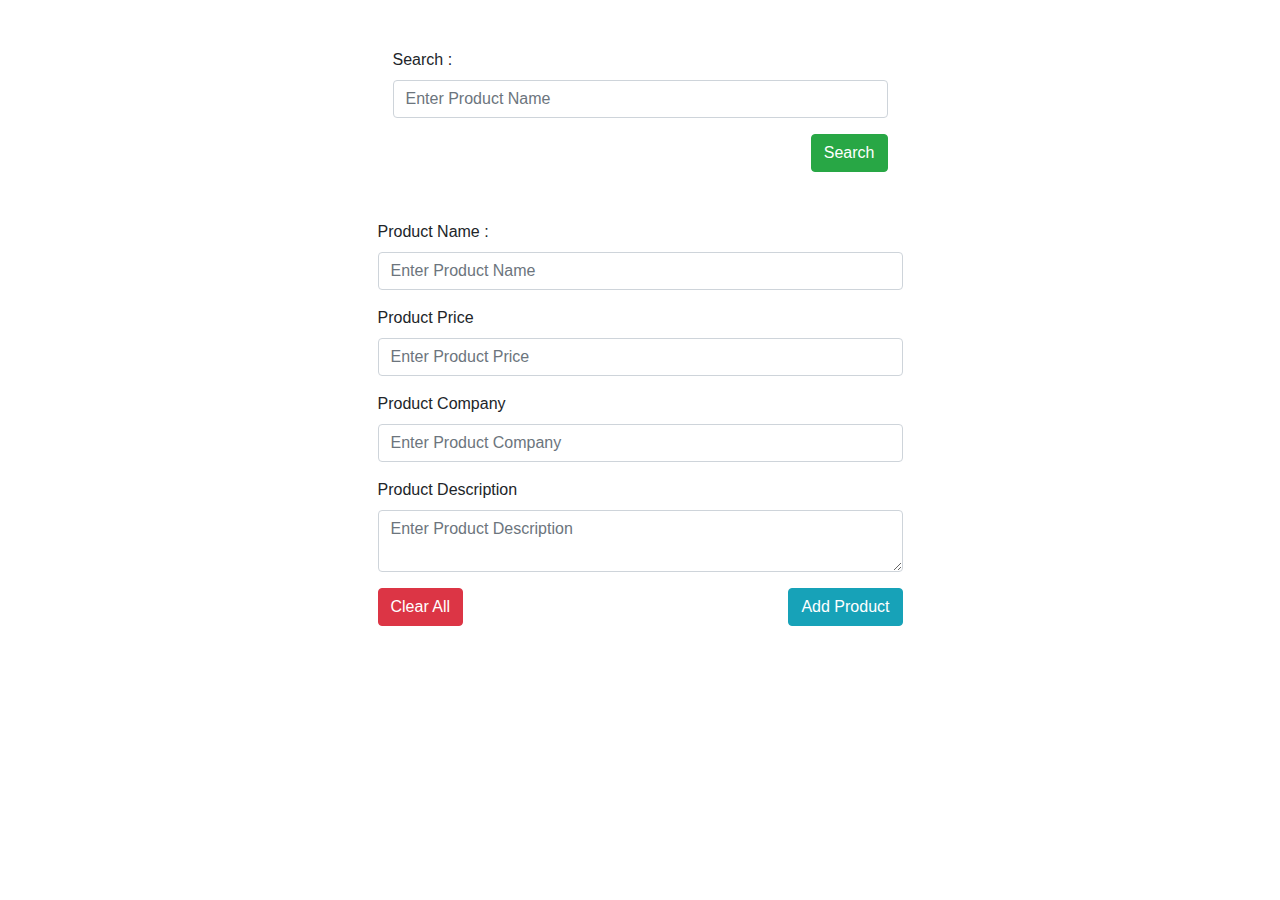
<file: CRUD-UsingLocalStorage-master/index.html>
<html>
    <head>
        <link rel="stylesheet" href="css/bootstrap.min.css"/>
        <link rel="stylesheet" href="css/index_style.css"/>
    </head>

    <body>


     <div class="container py-5">
            <div class="formProducts col-6 m-auto">



                    <div class="container">
                            <div class="form-group">
                                    <label >Search : </label>
                                    <input type="text" name="Search" id="Search" class="form-control" placeholder="Enter Product Name" >
                                  </div>
                                  <button class="btn btn-success  float-right" id="searchProduct">Search</button>
                                  <div class="clearfix"></div>

                            <div class="row d-flex justify-content-center  " id="searchrow">

                            </div>
                        </div>

                            <div class="form-group pt-5">
                              <label >Product Name : </label>
                              <input type="text" name="Pname" id="Pname" class="form-control" placeholder="Enter Product Name" >
                            </div>

                            <div class="form-group">
                                <label >Product Price</label>
                                <input type="text" name="Pprice" id="Pprice" class="form-control" placeholder="Enter Product Price" >
                            </div>


                            <div class="form-group">
                                    <label >Product Company</label>
                                    <input type="text" name="Pcom" id="Pcom" class="form-control" placeholder="Enter Product Company" >
                            </div>


                            <div class="form-group">
                                <label >Product Description</label>
                                <textarea type="text" name="Pdesc" id="Pdesc" class="form-control" placeholder="Enter Product Description" ></textarea>
                            </div>
                            <button class="btn btn-danger float-left" id="clearall">Clear All</button>

                            <button class="btn btn-info float-right" id="addBtn">Add Product</button>
                            <div class="clearfix"></div>



             </div>
     </div>

     <div class="container-fluid  ">
         <div class="row d-flex justify-content-center " id="productsrow">

         </div>
     </div>
















        <script src="js/jquery-3.3.1.min.js"></script>
        <script src="js/popper.min.js"></script>
        <script src="js/bootstrap.min.js"></script>
        <script src="js/index.js"></script>
    </body>

</html>
</file>
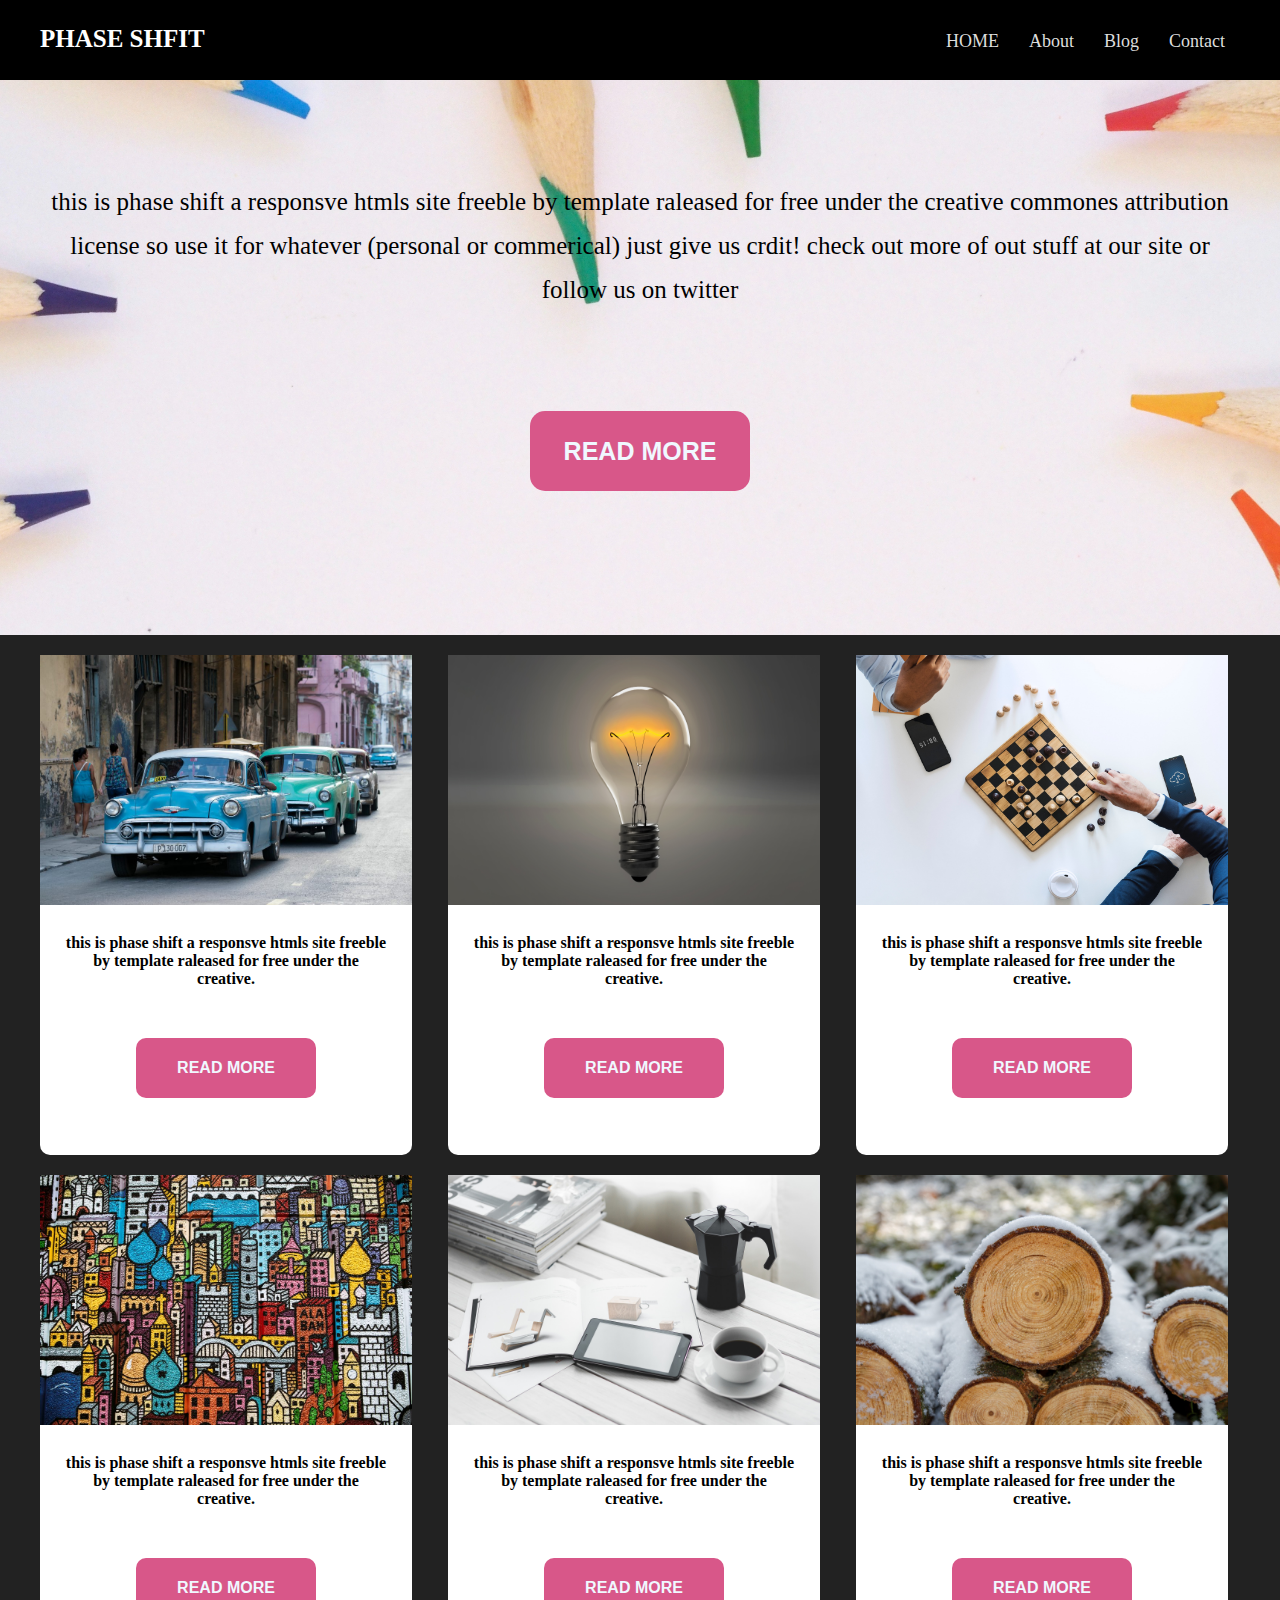
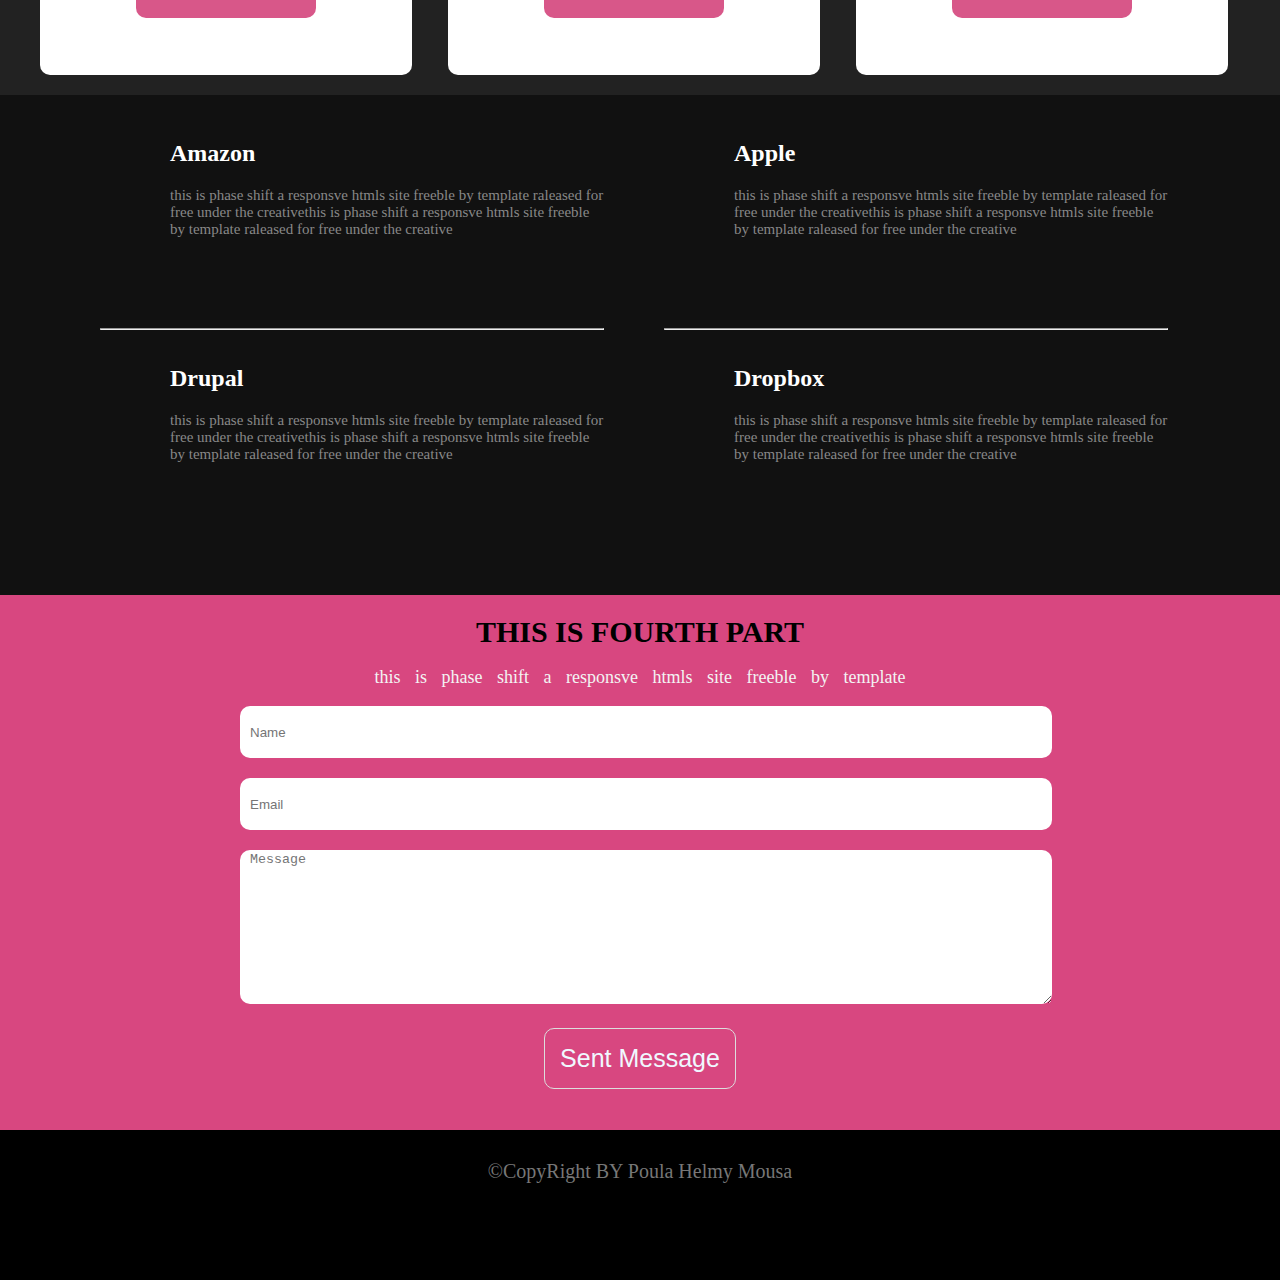
<file: first-template-master/index.html>
<!DOCTYPE html>
<html>
<head>
   <title>First Template</title>
    <link rel="stylesheet" href="css/css.css">

    <link rel="stylesheet" href="https://use.fontawesome.com/releases/v5.7.1/css/all.css" integrity="sha384-fnmOCqbTlWIlj8LyTjo7mOUStjsKC4pOpQbqyi7RrhN7udi9RwhKkMHpvLbHG9Sr" crossorigin="anonymous">
    
    
    
    
</head>
    
<body>
    
    
    <div class="header">
     <div class="content">
         
            <div class="logo"> 
                <h3>phase shfit</h3>
            </div>  

            <div class="nav"> 
                <ul>
                  <li ><a  href="#">HOME   </a></li>
                  <li ><a  href="#">About  </a></li>
                  <li ><a  href="#">Blog   </a></li>
                  <li ><a  href="#">Contact</a></li>


                </ul>
            </div> 

    </div>
</div>
   
    <div class="clr"></div>
 
    <div class="about">
    <div class="content">
    <p>
    this is phase shift a responsve htmls site freeble by template raleased for free under the creative commones attribution license so use it for whatever (personal or commerical) just give us crdit! check out more of out stuff at our site or follow us on twitter

     </p>
    <p >
    <button>Read More</button>
    </p>
        </div>
    </div>   
    
    
    
    <div class="block">
        <div class="content">
           
            <div class="part">
                <img src="images/2.jpg" alt="image"/>
                <p> 
                    this is phase shift a responsve htmls site freeble by template raleased for free under the creative.
                </p>
                    
                 <p>
                     <button>Read More</button>
                </p>

            </div>
            
            <div class="part">
                <img src="images/3.jpg" alt="image"/>
                <p> 
                    this is phase shift a responsve htmls site freeble by template raleased for free under the creative.
                </p>
                    
                 <p>
                     <button>Read More</button>
                </p>

            </div>
            
            <div class="part">
                <img src="images/4.jpg" alt="image"/>
                <p> 
                    this is phase shift a responsve htmls site freeble by template raleased for free under the creative.
                </p>
                    
                 <p>
                     <button>Read More</button>
                </p>

            </div>
            
            <div class="part">
                <img src="images/5.jpg" alt="image"/>
                <p> 
                    this is phase shift a responsve htmls site freeble by template raleased for free under the creative.
                </p>
                    
                 <p>
                     <button>Read More</button>
                </p>

            </div>
            
            <div class="part">
                <img src="images/6.jpg" alt="image"/>
                <p> 
                    this is phase shift a responsve htmls site freeble by template raleased for free under the creative.
                </p>
                    
                 <p>
                     <button>Read More</button>
                </p>

            </div>
            
            <div class="part">
                <img src="images/7.jpg" alt="image"/>
                <p> 
                    this is phase shift a responsve htmls site freeble by template raleased for free under the creative.
                </p>
                    
                 <p>
                     <button>Read More</button>
                </p>

            </div>
                
        
        </div>
    
    </div>
    
    
    <div class="clr"></div>
    <div class="blog">
    <div class="content">
    
        <div class="part2">
        <i class="fab fa-amazon fa-3x"></i>
        <h2>Amazon</h2>
        <p>this is phase shift a responsve htmls site freeble by template raleased for free under the creativethis is phase shift a responsve htmls site freeble by template raleased for free under the creative</p>
                <div class="clr"></div>

            <hr>
        </div>
        <div class="part2">
        <i class="fab fa-apple fa-3x"></i>
        <h2>Apple</h2>
        <p>this is phase shift a responsve htmls site freeble by template raleased for free under the creativethis is phase shift a responsve htmls site freeble by template raleased for free under the creative</p>
        
            <div class="clr"></div>
            <hr>
        </div>
    
        <div class="part2">
          <i class="fab fa-drupal fa-3x"></i>
          <h2>Drupal</h2>
        <p>this is phase shift a responsve htmls site freeble by template raleased for free under the creativethis is phase shift a responsve htmls site freeble by template raleased for free under the creative</p>
          
        </div>
        
        <div class="part2">
        <i class="fab fa-dropbox fa-3x"></i>
        <h2>Dropbox</h2>
        <p>this is phase shift a responsve htmls site freeble by template raleased for free under the creativethis is phase shift a responsve htmls site freeble by template raleased for free under the creative</p>
           
        </div>
    </div>
    
    </div>
    
    <div class="contact">
        <div class="content">
         <div class="coll">
            <h2>This IS Fourth Part</h2>
            <p>this is phase shift a responsve htmls site freeble by template </p>
            <form>
             <input  type="text" placeholder="Name" /><br />
             <input  type="email" placeholder="Email" /><br />
                    <textarea  cols="40" rows="10" placeholder="Message"></textarea>
             
                <button type="button">Sent Message</button>
             
             </form>
            
            
            </div>
        
        
        </div>
    </div>
    
    
    
    <div class="footer">
    <p>&copy;CopyRight BY Poula Helmy Mousa</p>
    <ul>
        <li><i class="fab fa-facebook fa-3x"></i></li>
        <li><i class="fab fa-twitter fa-3x"></i></li>
        <li><i class="fab fa-google-plus fa-3x"></i></li>

    </ul>
    
    </div>
    
    
    
    
    
    
    </body>
</html>
</file>
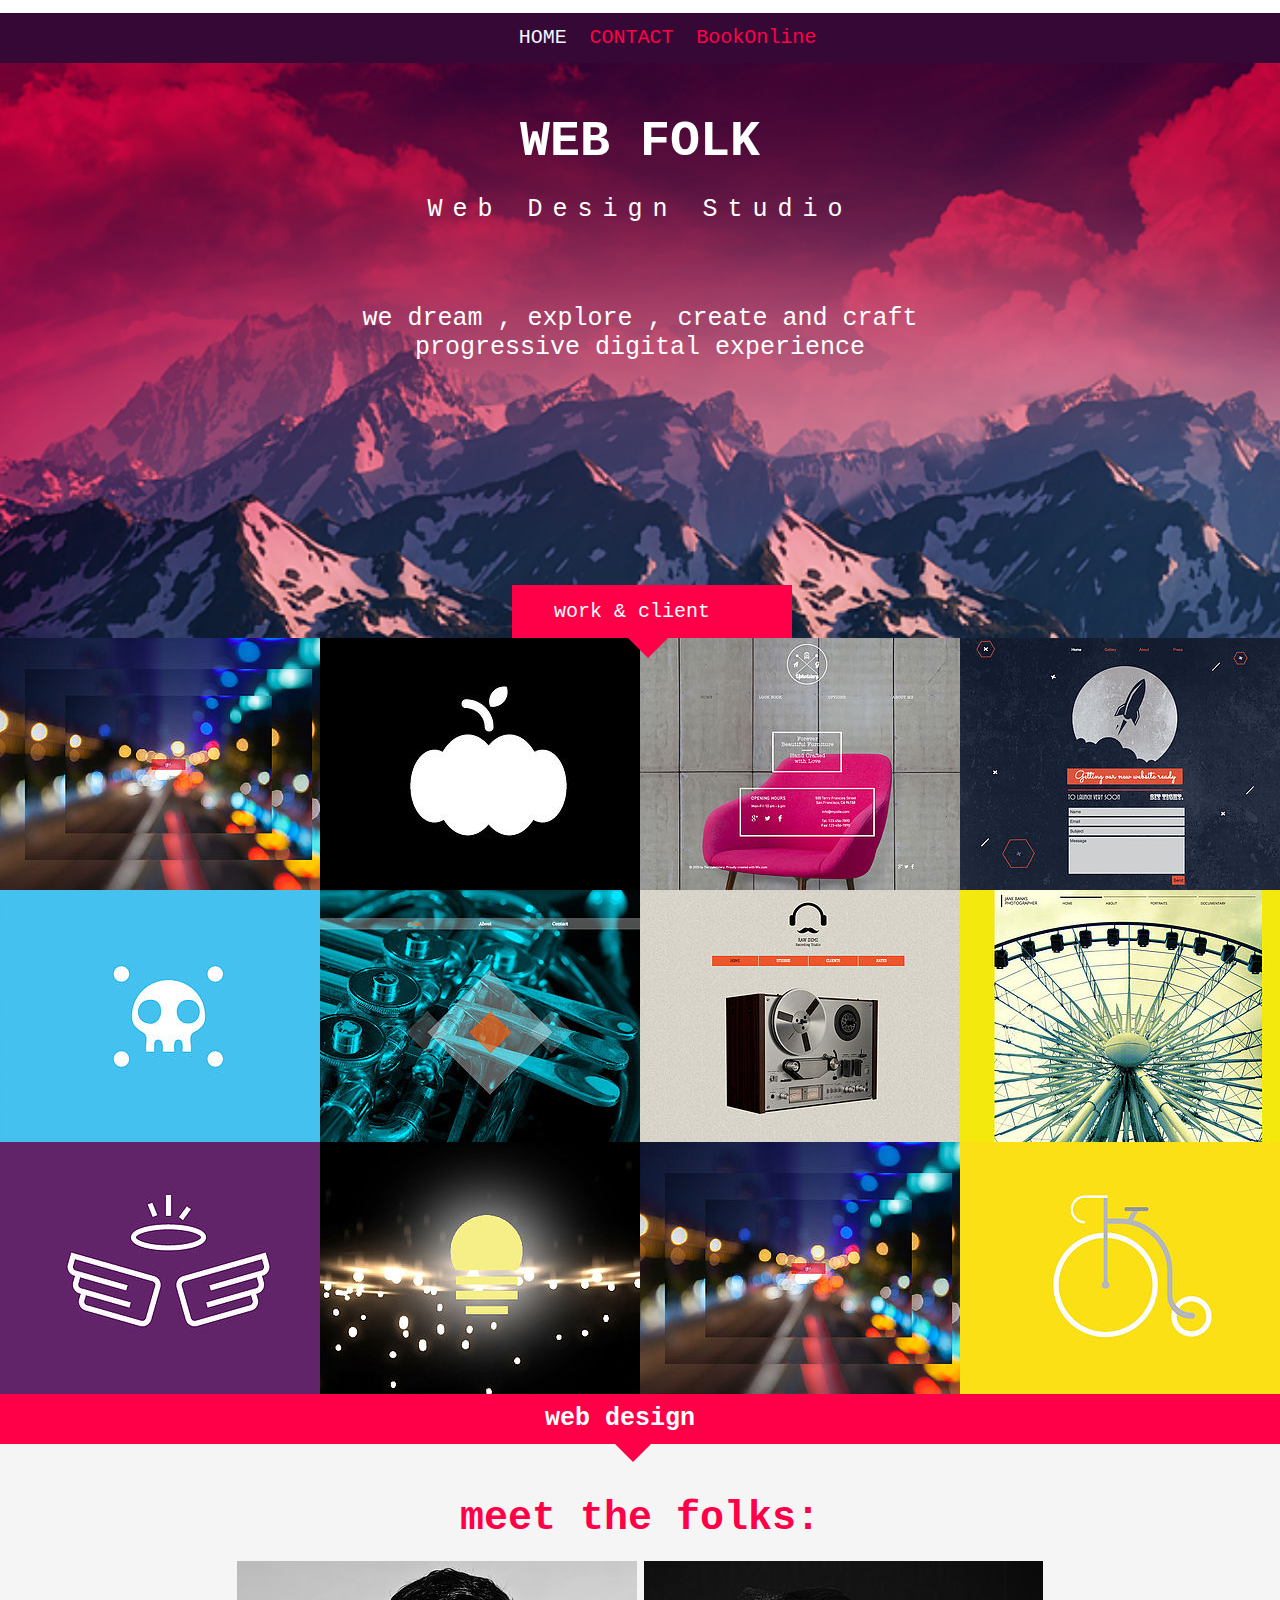
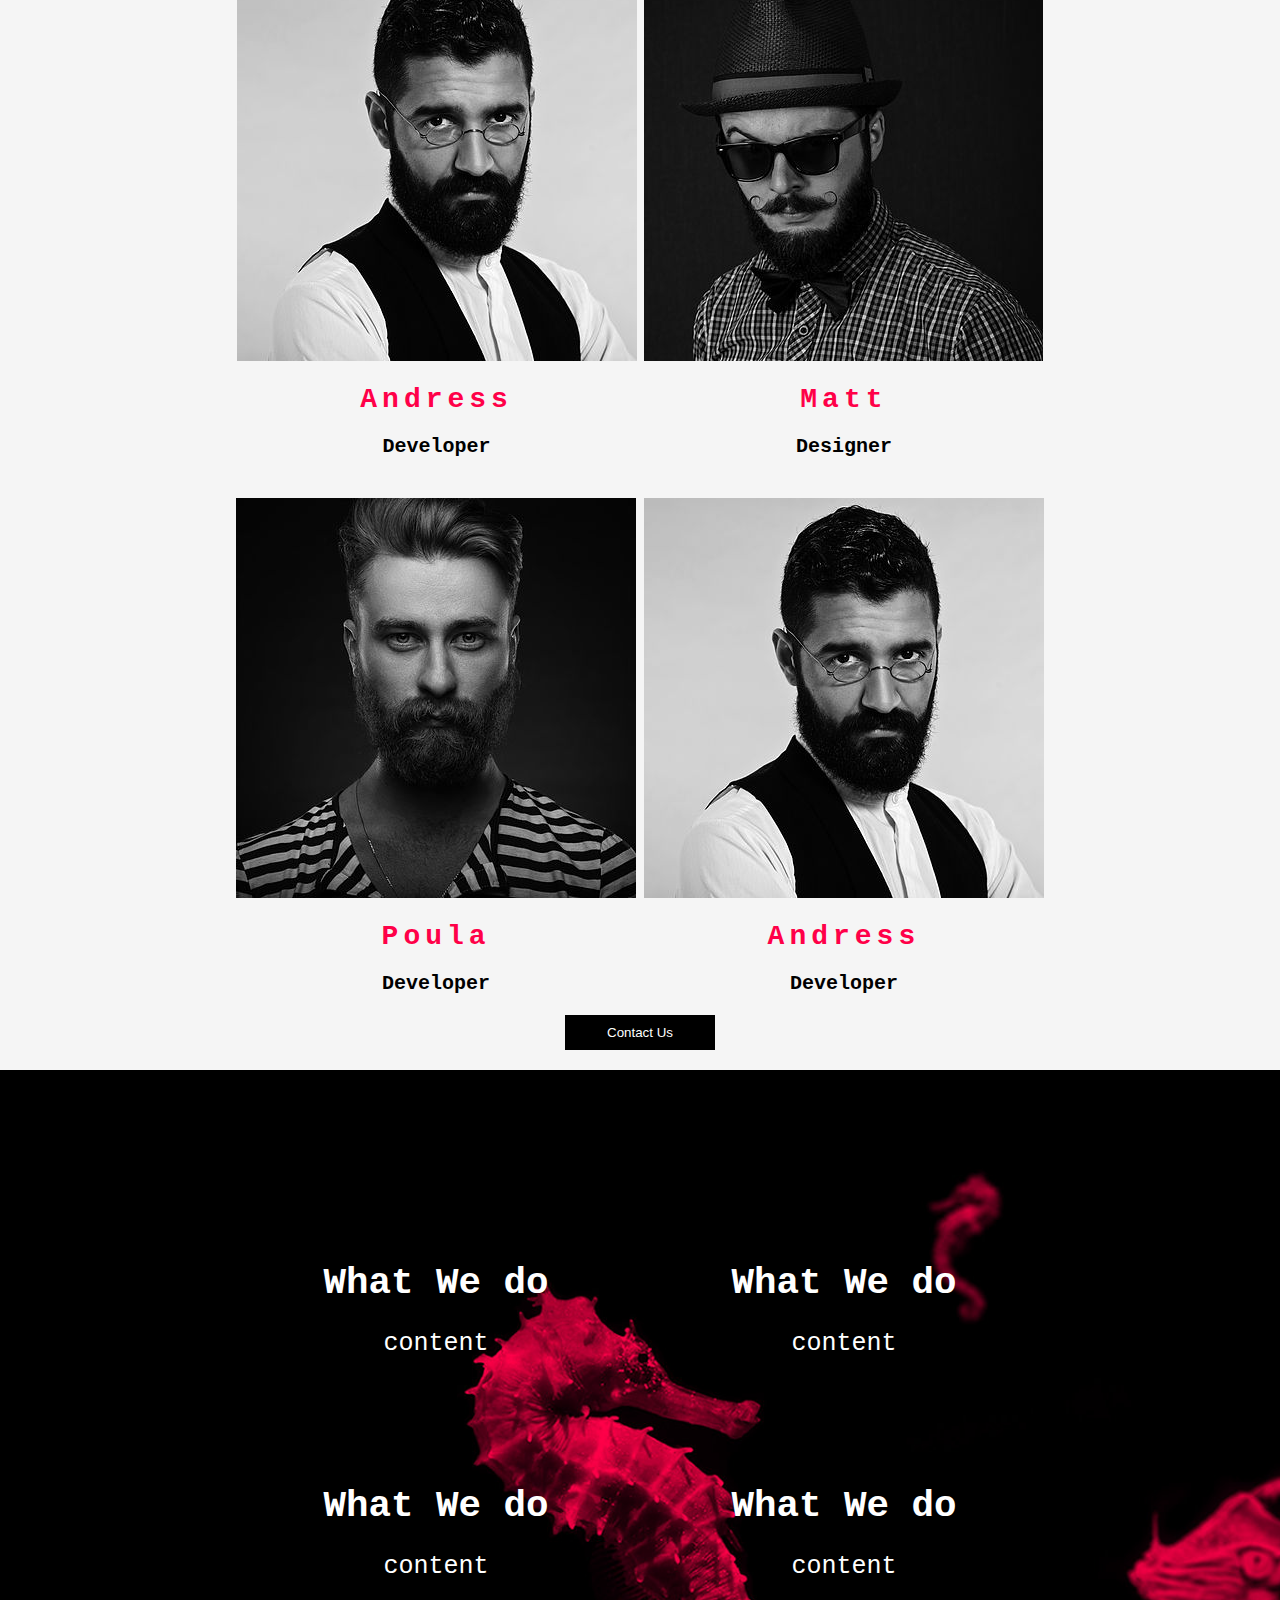
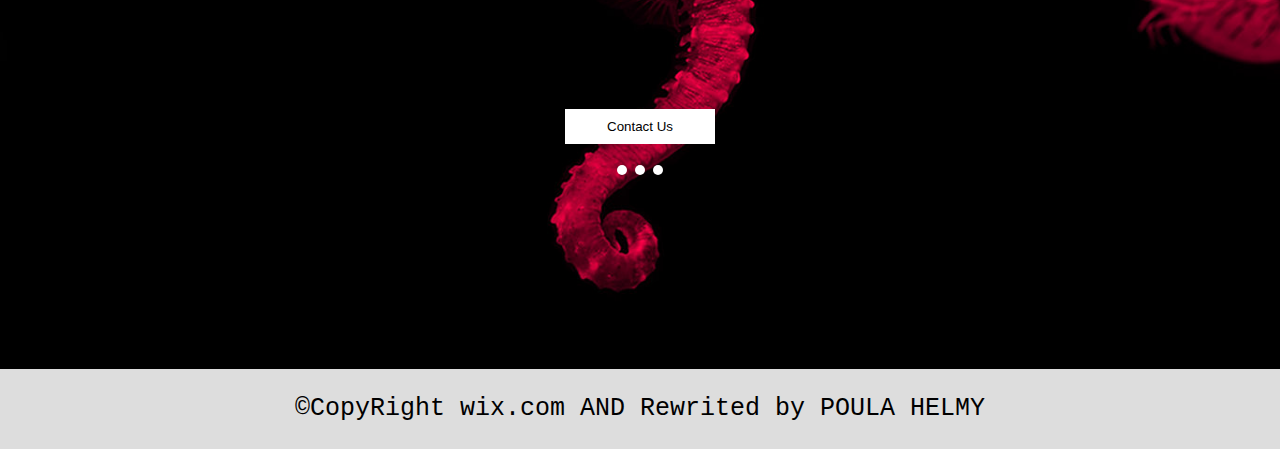
<file: second-template-master/index.html>
<!DOCTYPE html>
<html>
<head>
   <title>Second Template</title>
    <meta charset="utf-8">
    <link rel="stylesheet" href="css/css.css">

    <link rel="stylesheet" href="https://use.fontawesome.com/releases/v5.7.1/css/all.css" integrity="sha384-fnmOCqbTlWIlj8LyTjo7mOUStjsKC4pOpQbqyi7RrhN7udi9RwhKkMHpvLbHG9Sr" crossorigin="anonymous">
    
    
    
    
</head>
    
<body>
    
    <!-- NavBar -->
    <div class="navbar">
        <ul>
            <li><a href="index.html" class="active">HOME</a></li>
            <li><a href="contact.html" >CONTACT</a></li>
            <li><a href="book.html" >BookOnline</a></li>

        </ul>
    </div>
    <!-- web folk -->
    <div class="web">
        
        <div class="folk">
            <h2>web folk</h2>
            <p>Web Design Studio</p>
        </div>
        
        <div class="dream">
        <p>
            we dream , explore , create and craft <br>
            progressive digital experience
            </p>
        </div>
        
        
        <div class="bollet">
            <span>  </span>
        
            <span>  </span>
            
            <span>  </span>

        </div>

        <div class="work">
        
            work & client
        
        </div>

    
    </div>

    <div class="imag">
        
        <div class="img">
            <div class="over">   </div>
        </div>
        
         <div class="img i_1">
            <div class="over">   </div>
        </div>
        
         <div class="img i_2">
            <div class="over">   </div>
        </div>
         <div class="img i_3">
            <div class="over">   </div>
        </div>
      <div class="img i_4">
            <div class="over">   </div>
        </div>
         <div class="img i_5">
            <div class="over">   </div>
        </div>
         <div class="img i_6">
            <div class="over">   </div>
        </div>
         <div class="img i_7">
            <div class="over">   </div>
        </div>
    
      <div class="img i_8">
            <div class="over">   </div>
        </div>
         <div class="img i_9">
            <div class="over">   </div>
        </div>
         <div class="img" i_10>
            <div class="over">   </div>
        </div>
         <div class="img i_11">
            <div class="over">   </div>
        </div>
<div class="clear"></div>
    </div>
    
    
    
    
    <div class="meet">
        <div class="hed"> web design </div>
        <h2>meet the folks:</h2>
   
        <div class="meet_image">
            
        <img src="images/Person_1.jpg">
        <h1>Andress</h1>
        <p>Developer</p>
            
            
        </div>
        
        <div class="meet_image">
            
        
            
        <img src="images/Person_2.jpg">
        <h1>Matt</h1>
        <p>Designer</p>
            
        </div>
        <br>
            <div class="meet_image">
            
        
            
        <img src="images/Person_3.jpg">
        <h1>Poula</h1>
        <p>Developer</p>
            
        </div>
        
            <div class="meet_image">
            
        
            
        <img src="images/Person_1.jpg">
        <h1>Andress</h1>
        <p>Developer</p>
            
        </div>
        <div class="clear"></div>
         <button>Contact Us</button>
    </div>
    
    
    <div class="end">
        <div class="content">
            <h2>What We do</h2>
            <p>content</p>
        </div>
        <div class="content">
            <h2>What We do</h2>
            <p>content</p>
        </div>
    <br>
        
    <div class="content">
            <h2>What We do</h2>
            <p>content</p>
        </div>
        <div class="content">
            <h2>What We do</h2>
            <p>content</p>
        </div>
            <div class="clear"></div>
             <button>Contact Us</button>
            <div class="bbb">
        <span></span>
                <span></span>
        <span></span>

        </div>
    </div>
    
    <div class="footer">
        &copy;CopyRight wix.com AND Rewrited by POULA HELMY
    </div>
    
    
    
    
    
    
    
    
    
    
    
    
    
    
    
    
    
    
    
    
    
    </body>
</html>
</file>
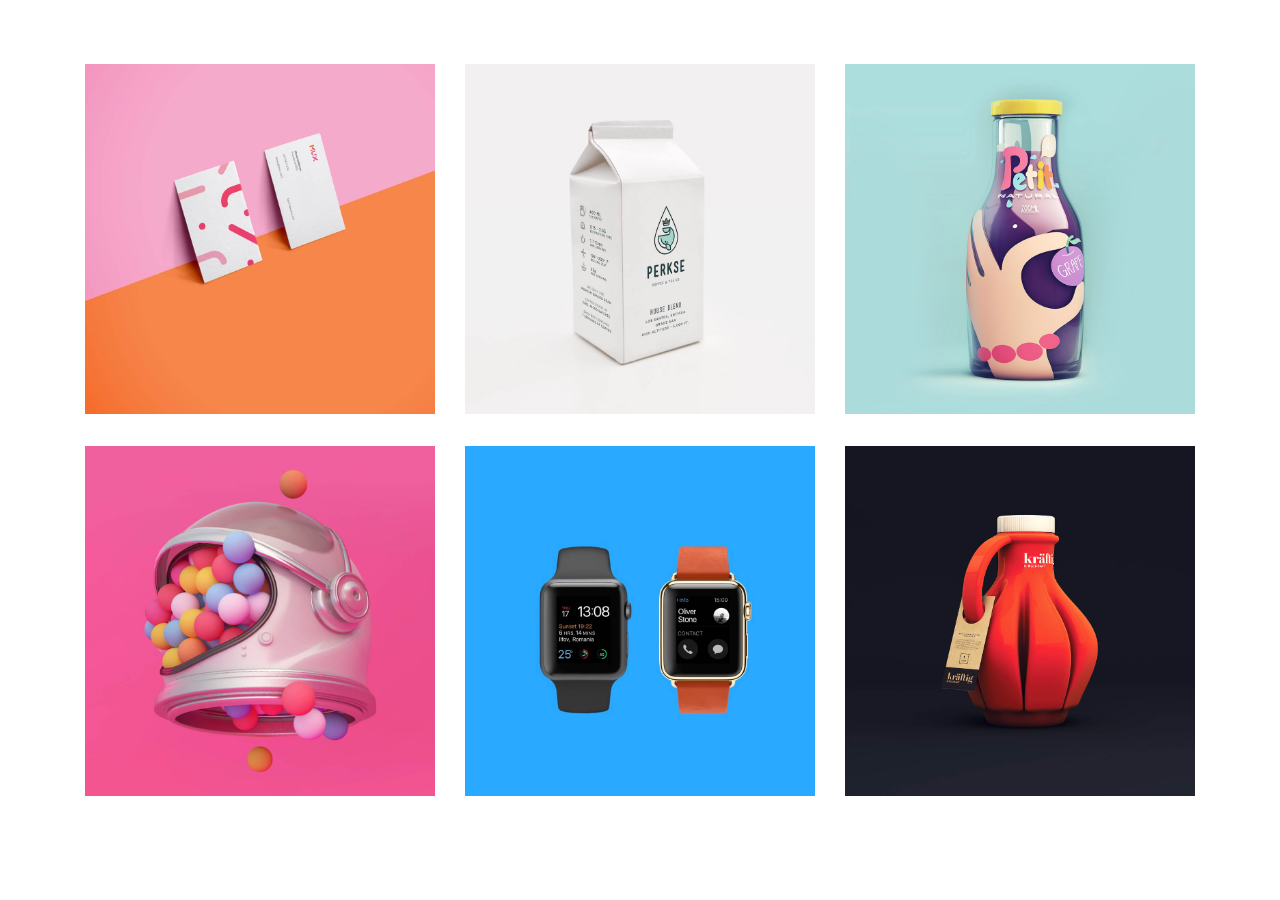
<file: simple-slider-usingJS-master/index.html>
<html>
    <head>
        <link rel="stylesheet" href="css/bootstrap.min.css"/>
        <link rel="stylesheet" href="css/index_style.css"/>
        <link rel="stylesheet" href="css/all.css" />

    </head>

    <body>


        <div class="container py-5">
            <div class="row d-flex justify-content-center">
                <div class="col-lg-4 col-md-6 py-3 text-center">
                    <div class="item">
                        <img src="images/portfolio-1.jpg" alt="" class="img-fluid item-img">
                        <div class="item-caption">
                            <h3>Perkse Coffee</h3>
                            <p>Product Design, Packaging</p>
                        </div>
                    </div>
                </div>
                <div class="col-lg-4  col-md-6 py-3 text-center">
                    <div class="item">
                        <img src="images/portfolio-2.jpg" alt="" class="img-fluid item-img">
                        <div class="item-caption">
                            <h3>Perkse Coffee</h3>
                            <p>Product Design, Packaging</p>
                        </div>
                    </div>
                </div>
                <div class="col-lg-4 col-md-6 py-3 text-center">
                    <div class="item">
                        <img src="images/portfolio-3.jpg" alt="" class="img-fluid item-img">
                        <div class="item-caption">
                            <h3>Perkse Coffee</h3>
                            <p>Product Design, Packaging</p>
                        </div>
                    </div>
                </div>
                <div class="col-lg-4 col-md-6 py-3 text-center">
                    <div class="item">
                        <img src="images/portfolio-4.jpg" alt="" class="img-fluid item-img">
                        <div class="item-caption">
                            <h3>Perkse Coffee</h3>
                            <p>Product Design, Packaging</p>
                        </div>
                    </div>
                </div>
                <div class="col-lg-4 col-md-6 py-3 text-center">
                    <div class="item">
                        <img src="images/portfolio-5.jpg" alt="" class="img-fluid item-img">
                        <div class="item-caption">
                            <h3>Perkse Coffee</h3>
                            <p>Product Design, Packaging</p>
                        </div>
                    </div>
                </div>
                <div class="col-lg-4 col-md-6 py-3 text-center">
                    <div class="item">
                        <img src="images/portfolio-6.jpg" alt="" class="img-fluid item-img">
                        <div class="item-caption">
                            <h3>Perkse Coffee</h3>
                            <p>Product Design, Packaging</p>
                        </div>
                    </div>
                </div>

            </div>
        </div>

        <div class="lightbox-container">
            <div class="lightbox-item">
                <i class="fas fa-times-circle fa-2x" id="close"></i>

                <i class="fas fa-arrow-left fa-2x px-2" id="prev"></i>
                <i class="fas fa-arrow-right fa-2x px-2" id="next"></i>
            </div>
        </div>



        <script src="js/jquery-3.3.1.min.js"></script>
        <script src="js/popper.min.js"></script>
        <script src="js/bootstrap.min.js"></script>
        <script src="js/index.js"></script>
    </body>

</html>
</file>
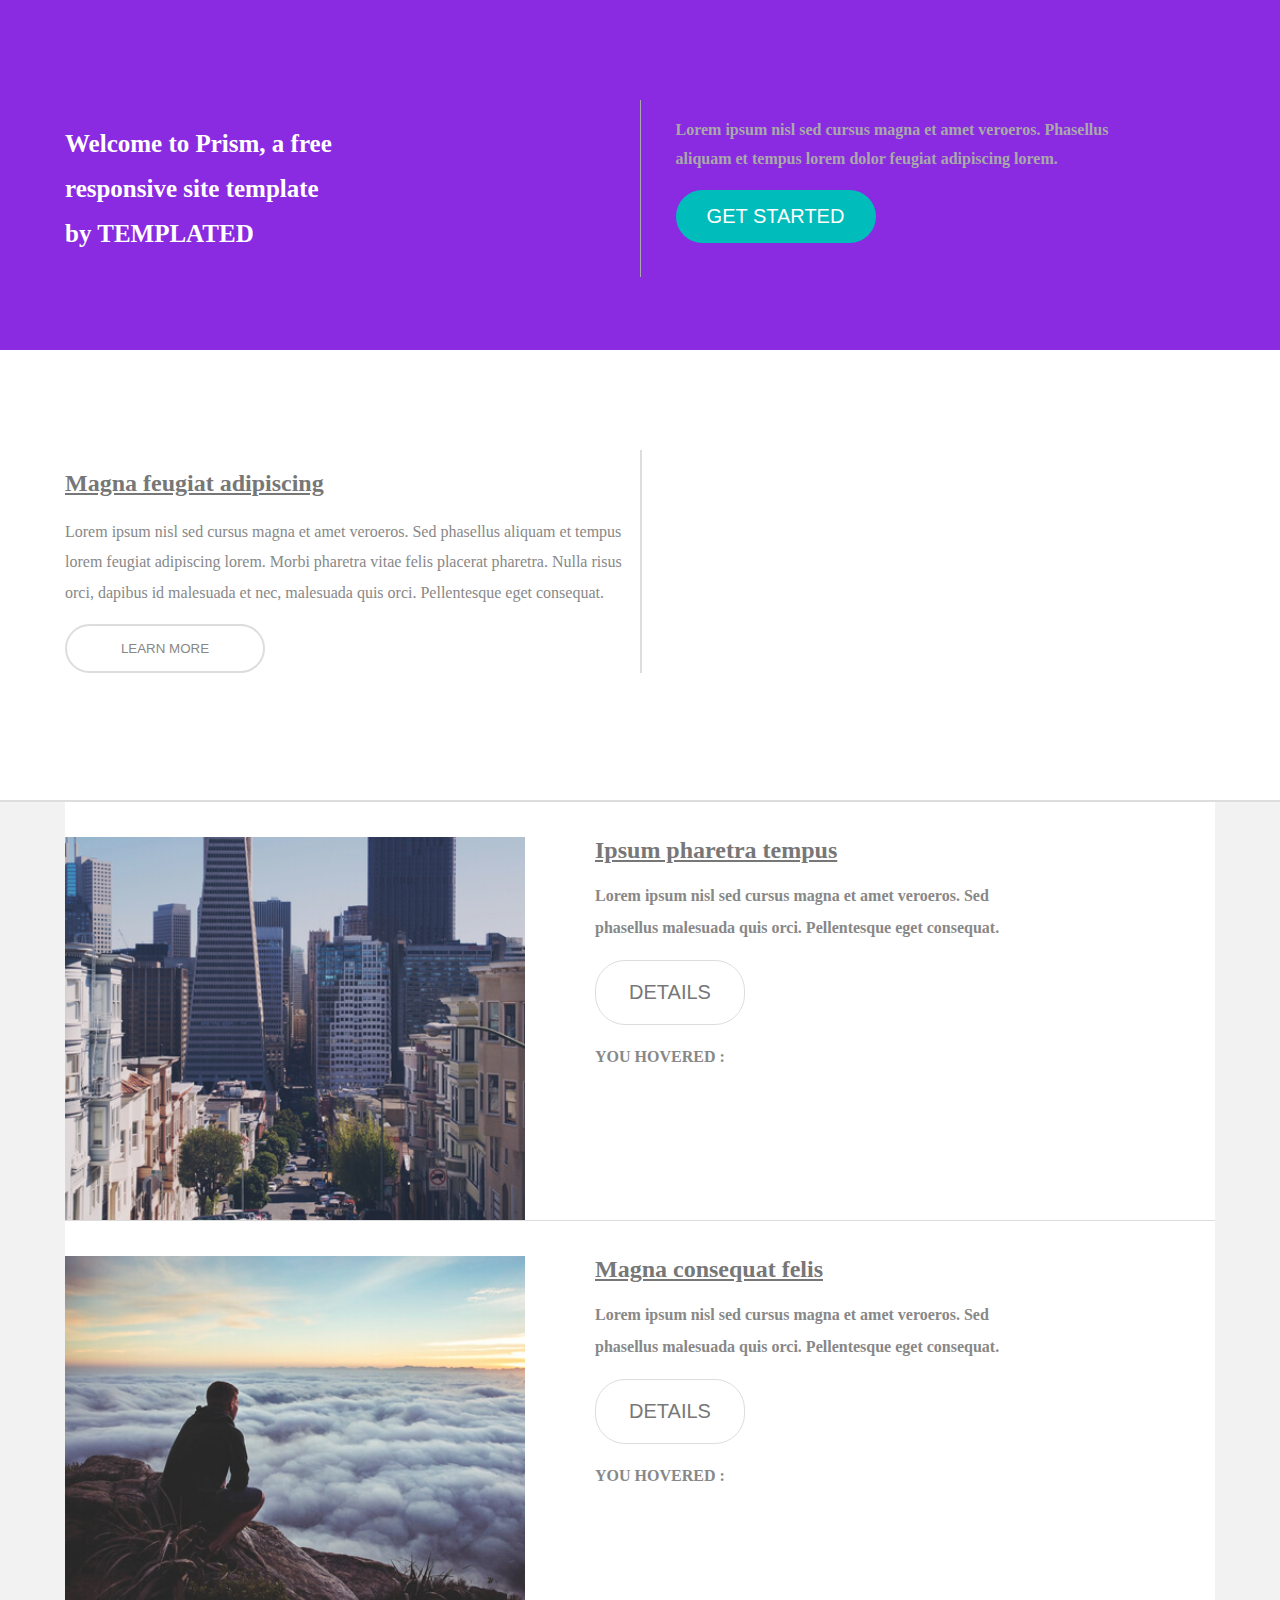
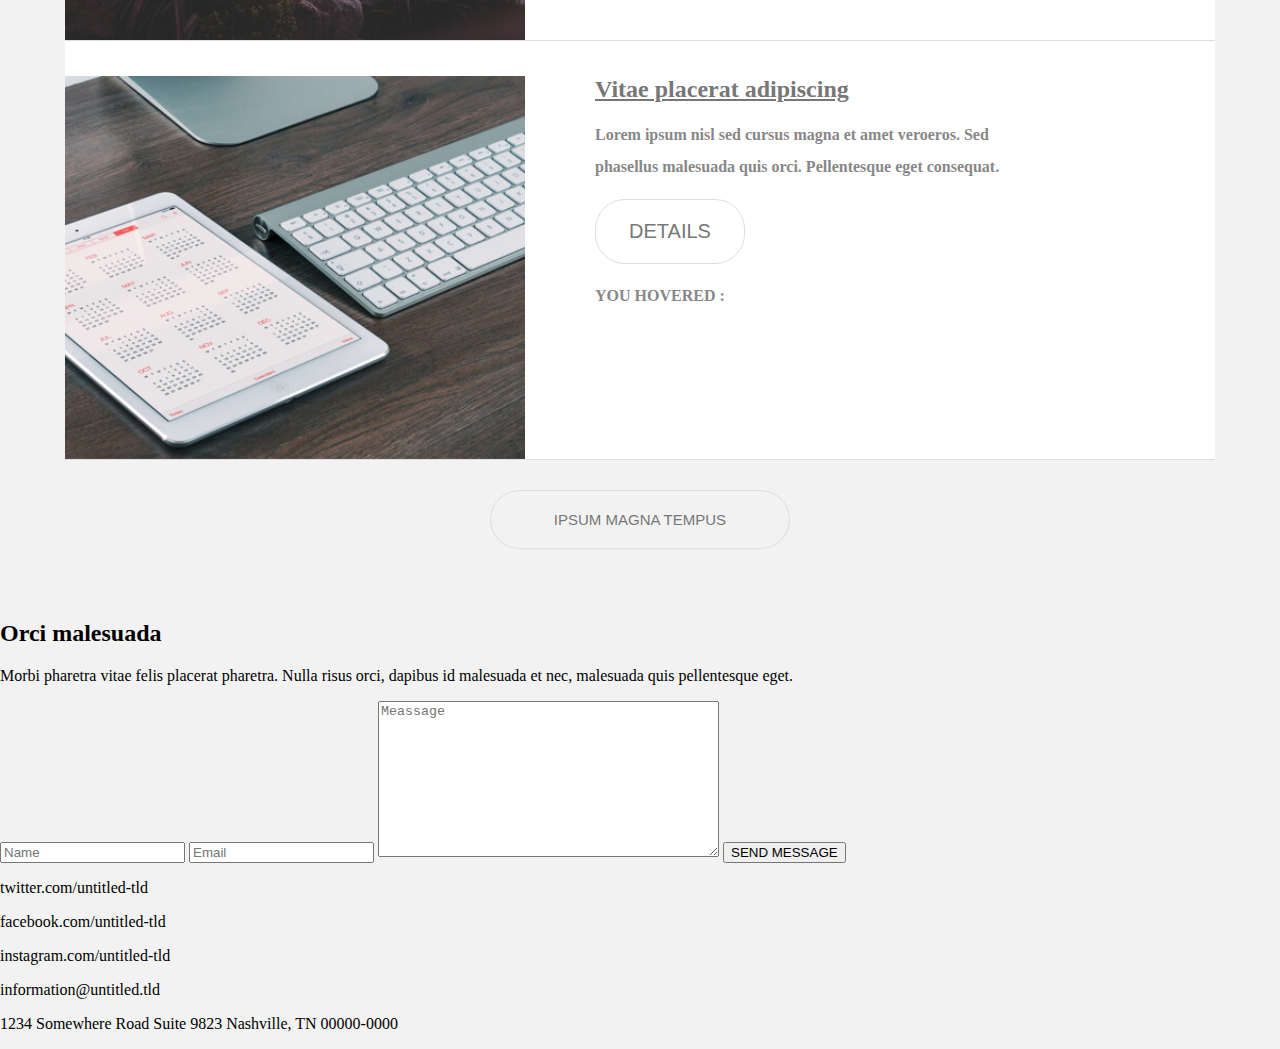
<file: third-template-master/index.html>
<!DOCTYPE html>
<html>
<head>
   <title>Third Template</title>
    <meta charset="utf-8">
    <link rel="stylesheet" href="css/css.css">
<script src="js/js.js"></script>

     <link rel="stylesheet" href="https://use.fontawesome.com/releases/v5.7.1/css/all.css" integrity="sha384-fnmOCqbTlWIlj8LyTjo7mOUStjsKC4pOpQbqyi7RrhN7udi9RwhKkMHpvLbHG9Sr" crossorigin="anonymous">
    
    
    
    
</head>
    
<body>
    
    <div class="header">
            <div class="contanir">

        <div class="heading">
        <h2>
            Welcome to Prism, a free responsive site template by <span>TEMPLATED</span>
        </h2>
        
        
        </div>
        <div class="lorm">
            <p>
            Lorem ipsum nisl sed cursus magna et amet veroeros. Phasellus aliquam et tempus lorem dolor feugiat adipiscing lorem.
            </p>
        <button id="btt" onmousemove="hoverr()" onmouseout="nothoverr()">Get Started</button>
                </div>
        
        </div>
    </div>
    
    <div class="magna">
        <div class="contanir">
        
            <div class="learn">
                <h2>Magna feugiat adipiscing</h2>
                <p>Lorem ipsum nisl sed cursus magna et amet veroeros. Sed phasellus aliquam et tempus lorem feugiat adipiscing lorem. Morbi pharetra vitae felis placerat pharetra. Nulla risus orci, dapibus id malesuada et nec, malesuada quis orci. Pellentesque eget consequat.</p>
            <button  onclick="show()" ondblclick="hide()">LEARN MORE</button>
            
            
            </div>
        
        <div class="epson" id="btt2">
            <p><i class="fas fa-check"></i> Ipsum nisl sed cursus magna</p>
            <p><i class="fas fa-check"></i> Amet veroeros sed aliquam consequat </p>
            <p><i class="fas fa-check"></i> Tempus lorem adipiscing et lorem </p>
            <p><i class="fas fa-check"></i> Morbi pharetra vitae felis placerat </p>
            <p><i class="fas fa-check"></i> Pharetra nulla risus orci dapibus</p>

            
            
            
            </div>
        
        
        
        
        
        
        </div>

    </div>
    
    <div class="part3">
             <div class="contanir">

                    <div class="subpart">
                        <img src="images/pic01.jpg" onmouseout="hoverd()">
                             <div class="hd">
                                <h2>Ipsum pharetra tempus</h2>

                                <p>Lorem ipsum nisl sed cursus magna et amet veroeros. Sed phasellus malesuada quis orci. Pellentesque eget consequat.</p>
                            <button>details</button>
                                 <p>YOU HOVERED : <span id="img1"></span></p>
                                 </div>
                            </div>

                         <div class="subpart">
                        <img src="images/pic02.jpg" onmouseout="hoverd2()">
                             <div class="hd">
                                <h2>Magna consequat felis</h2>

                                <p>Lorem ipsum nisl sed cursus magna et amet veroeros. Sed phasellus malesuada quis orci. Pellentesque eget consequat.</p>
                            <button>details</button>
                                 <p>YOU HOVERED : <span id="img2"></span></p>
                                 </div>
                            </div>


                         <div class="subpart">
                        <img src="images/pic03.jpg" onmouseout="hoverd3()">
                             <div class="hd">
                                <h2>Vitae placerat adipiscing</h2>

                                <p>Lorem ipsum nisl sed cursus magna et amet veroeros. Sed phasellus malesuada quis orci. Pellentesque eget consequat.</p>
                            <button>details</button>
                                 <p>YOU HOVERED : <span id="img3"></span></p>
                                 </div>
                            </div>
                 
                
            </div>
    
        </div>
    
     <div class="hd2">
                 <button> Ipsum magna tempus</button>
                     </div>
    
    <div class="end">
    <div class="container">
        
        <div class="form">
        <h2>Orci malesuada</h2>
        <p>Morbi pharetra vitae felis placerat pharetra. Nulla risus orci, dapibus id malesuada et nec, malesuada quis pellentesque eget.</p>
        <form>
            <input type="text" placeholder="Name">
                        <input type="text" placeholder="Email">
            <textarea cols="40" rows="10" placeholder="Meassage"></textarea>

            
            <input type="submit" value="SEND MESSAGE">
            
            </form>
        </div>
        <div class="contact">
            
            

           
            
            
            
            <p><i class="fab fa-twitter fx3"></i>twitter.com/untitled-tld</p>
           <p> <li><i class="fab fa-facebook-f"></i>facebook.com/untitled-tld</p>
           <p> <li><i class="fab fa-instagram"></i>instagram.com/untitled-tld</p>
           <p> <li><i class="far fa-envelope"></i>information@untitled.tld
            <p><li><i class="fas fa-home"></i>1234 Somewhere Road Suite 9823 Nashville, TN 00000-0000</p>

        
        
        
        
        
        
        </div>
        
        
        
        </div>
    
    </div>
    
    
    
    
    
    
    
    
    
    
    
    
    
    
    
    
    
    
    
    
    
    </body>
</html>
</file>
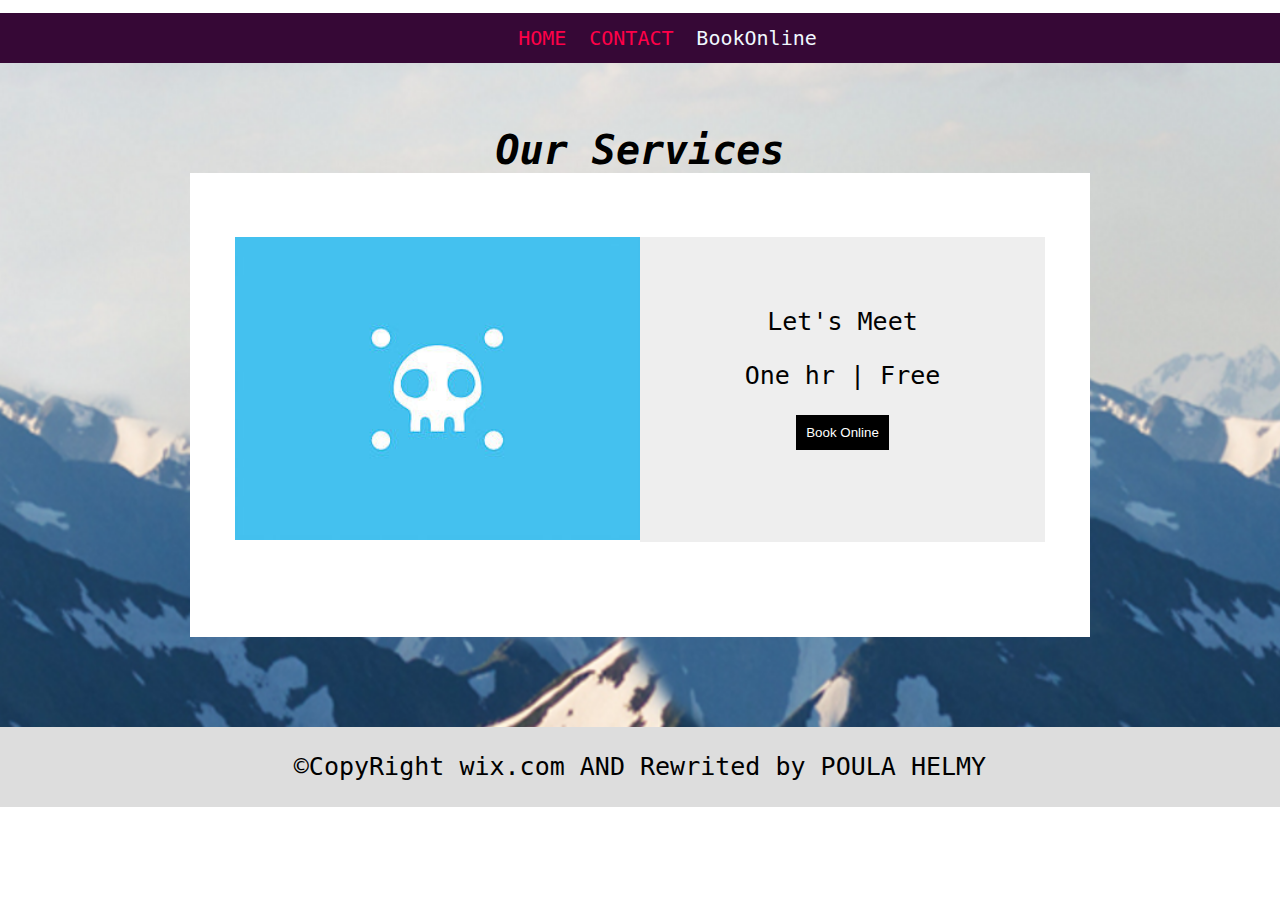
<file: second-template-master/book.html>
<!DOCTYPE html>
<html>
<head>
   <title>Second Template</title>
    <meta charset="utf-8">
    <link rel="stylesheet" href="css/css.css">

    <link rel="stylesheet" href="https://use.fontawesome.com/releases/v5.7.1/css/all.css" integrity="sha384-fnmOCqbTlWIlj8LyTjo7mOUStjsKC4pOpQbqyi7RrhN7udi9RwhKkMHpvLbHG9Sr" crossorigin="anonymous">
    
    
    
    
</head>
    
<body>
    
    <!-- NavBar -->
    <div class="navbar">
        <ul>
            <li><a href="index.html" >HOME</a></li>
            <li><a href="contact.html" >CONTACT</a></li>
            <li><a href="book.html" class="active">BookOnline</a></li>

        </ul>
    </div>
    
    
    
    <div class="contact">
        <h2>Our Services</h2>
        <div class="cover">
            <div class="left">
                <img src="images/image_5.jpg">
            
            
            </div>
            <div class="right">
                <p>Let's Meet</p>
                <p>One hr | Free</p>
                <button >Book Online</button>
            </div>

        
        </div>
    
    
    
    
    </div>
    
    
    
    
    
    
    
    
    
    
    
    
    <div class="footer">
        &copy;CopyRight wix.com AND Rewrited by POULA HELMY
    </div>
    
    </body></html>
</file>
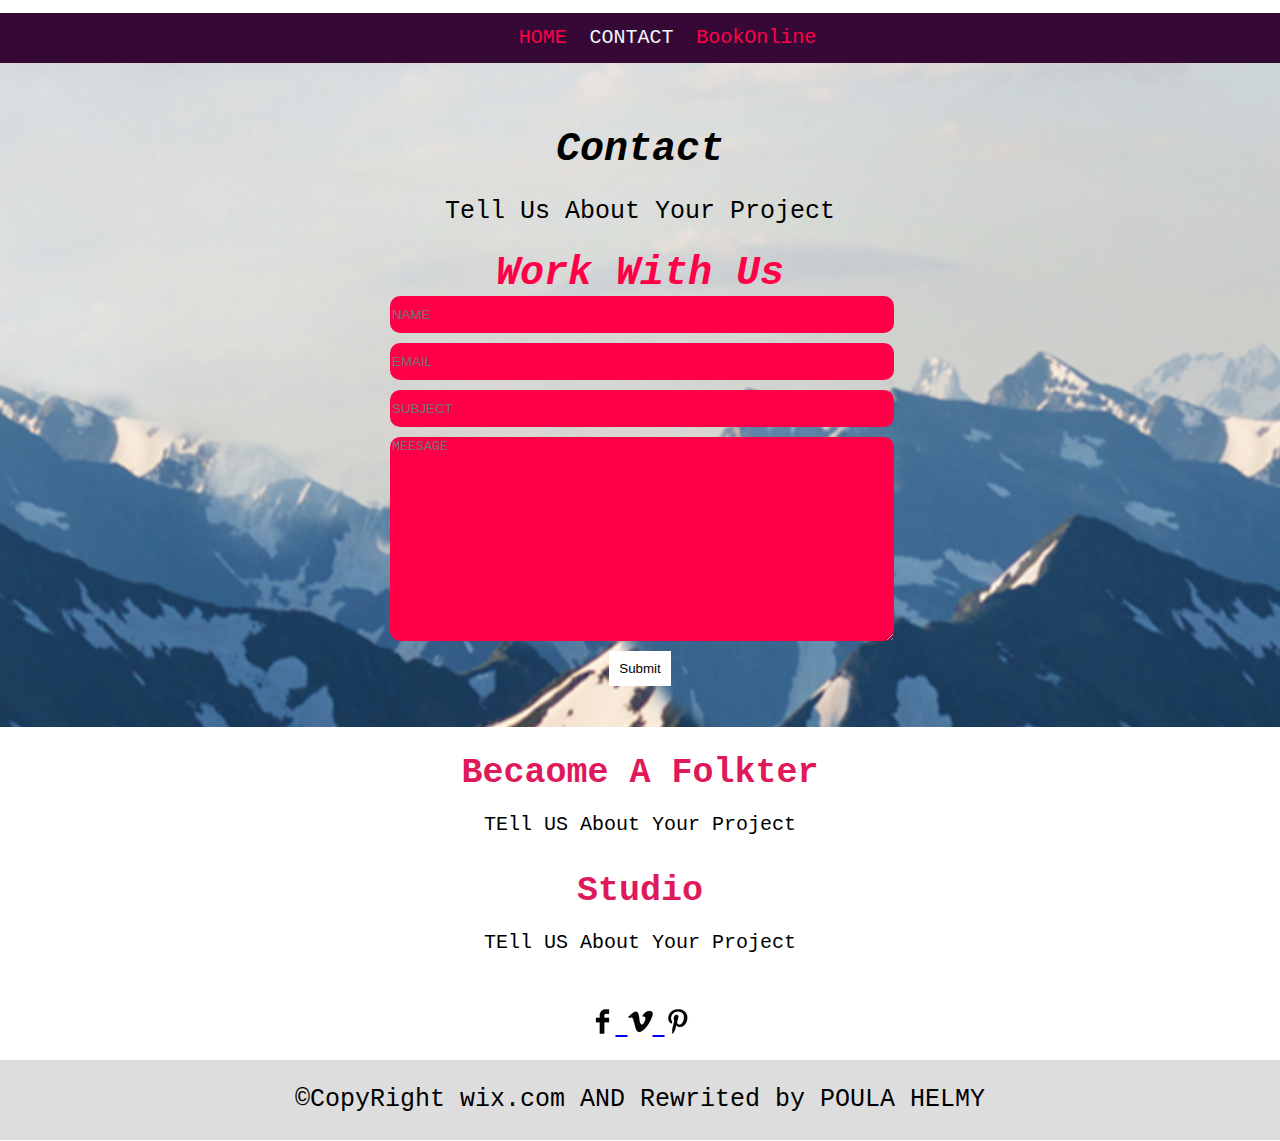
<file: second-template-master/contact.html>
<!DOCTYPE html>
<html>
<head>
   <title>Second Template</title>
    <meta charset="utf-8">
    <link rel="stylesheet" href="css/css.css">

    <link rel="stylesheet" href="https://use.fontawesome.com/releases/v5.7.1/css/all.css" integrity="sha384-fnmOCqbTlWIlj8LyTjo7mOUStjsKC4pOpQbqyi7RrhN7udi9RwhKkMHpvLbHG9Sr" crossorigin="anonymous">
    
    
    
    
</head>
    
<body>
    
    <!-- NavBar -->
    <div class="navbar">
        <ul>
            <li><a href="index.html" >HOME</a></li>
            <li><a href="contact.html" class="active">CONTACT</a></li>
            <li><a href="book.html" >BookOnline</a></li>

        </ul>
    </div>
    
    <div class="contact">
            <h2>Contact</h2>
            <p>Tell Us About Your Project</p>
            <div class="form">
                <h2>Work With Us</h2>
                <form>
                <input type="text" placeholder="NAME" >
                <input type="text" placeholder="EMAIL">
                <input type="text" placeholder="SUBJECT">
                
                <textarea cols="40" rows="10" placeholder="MEESAGE"></textarea>
                
                <input type="submit" value="Submit" >
                </form>
                
                
        
        </div>
    
    
    </div>
    
    

    <div class="become">
        <h2>Becaome A Folkter</h2>
        <p>TEll US About Your Project</p>
    <br>
            <h2>Studio</h2>
        <p>TEll US About Your Project</p>
    <br>
    <p>
        <a href="#"> <img src="images/img_1.png"> </a> 
        <a href="#"> <img src="images/img_2.png"> </a>
        <a href="#"> <img src="images/img_3.png"> </a>
    </p>
    
     <div class="footer">
        &copy;CopyRight wix.com AND Rewrited by POULA HELMY
    </div>
    
    
    
    
    
    
    
    
    
    
    
    
    
    
    
    
    
    </div>
    
    
    
    
    
    
    
    
    
    
    
    
    
    
    
    
    
    
    
    
    
    
    
    </body>
</html>
</file>
<file: CRUD-UsingLocalStorage-master/css/index_style.css>
*
{
margin:0px;
padding: 0px;
box-sizing: border-box;
}
</file>
<file: first-template-master/css/css.css>
@charset "utf-8";
body
{
    margin: 0;
        font-family: Tahoma;

}
.content
{
  width: 1200px;
  margin: auto;
    
}
.header
{
    width:100%;
    height:80px;
    background-color: #000;
}
.header .logo
{
    float: left;
}
.header .logo h3
{
    color: #fff;
    padding-top: 25px;
    text-transform: uppercase;
    font-size: 25px;  
        margin: 0;

}
.header .nav
{
    float: right;
    
}
.header .nav ul li
{
    float: left;
    padding: 15px;
    list-style: none;
    
}
.header .nav ul li a
{
    font-size: 18px;
    color: #ddd;
    text-decoration: none;
}
.header .nav ul li a:hover
{  
    color: #ccc;  
}

.clr
{
    clear: both;
}
.about
{
    background-image: url(../images/1.jpg);
    width;100%;
    height: 555px;
    background-size: cover;
    margin-top: 0;
}

.about .content p
{
    margin: 0;
    padding-top: 100px;
    text-align: center;
    color: black;
    font-size: 25px;
    line-height: 1.75;
    
}
.about button
{
    background-color: #D85789;
    height: 80px;
    width: 220px;
    border-radius: 15px;
    color: aliceblue;
    font-size: 25px;
    font-weight: bold;
    text-transform: uppercase;
    border: none;
    text-align: center;
    margin:  auto
    
    
}


.block
{
    width: 100%;
    height: 1020px;
    background-color: #222;
    padding-top: 20px;
    padding-bottom: 20px;
    
 
}

.block .part
{
    width: 31%;
    background:#fff;
    border-bottom-left-radius: 10px;
    border-bottom-right-radius: 10px;
    float: left;
    margin-left: 3%;
    margin-bottom: 20px;
    height: 500px;

}
.block .part:first-child,.block .part:nth-child(4)
{
    margin-left: 0;
}

.block img
{
    width: 100%;
    height: 250px;
}
.block .part p
{
    text-align: center;
    padding: 25px;
    margin: 0;
    color: black;
    font-weight: bold;

    
}
.part button
{
    background-color: #D85789;
    height: 60px;
    width: 180px;
    border-radius: 10px;
    color: aliceblue;
    font-size: 16px;
    font-weight: bold;
    text-transform: uppercase;
    border: none;
    text-align: center;
    margin:  auto
    
    
}
.blog
{
    height: 500px;
    background:#111111;
}
.blog .part2
{
    width: 42%;
    height: 200px;
    color: #fff;
    float: left;
    margin-top: 25px;
    margin-left: 5%;
}
.blog .part2 i
{
    width: 50px;
    float: left;
    height: 100%;
    padding-right: 20px;
}

.blog .part2 p
{
    font-family: Tahoma;
    font-size: 15px;
    color: #888;
}

.contact
{
    width:100%;
    height: 475px;
    background: #D84780;
    padding-bottom: 40px;
    padding-top: 20px;
    text-align: center;
        
}

.contact h2
{
    margin: 0;
    text-transform: uppercase;
    font-size: 30px;
    
}
.contact p
{
font-family: Tahoma;
    word-spacing: 10px;
    color: #f3f3f3;
    font-size: 18px;
    
}


.coll
{
    width: 800px;
    margin: auto;
}
form input
{
    display: inline-block;
}
input
{
    width:100%;
    height: 50px;
    border: 0;
    margin-bottom: 20px;
    border-radius: 10px;
    padding-left: 10px;
    color: black;
    outline: 0;
    background: #FFF;
    
    
}

textarea
{    
    width:100%;
    border-radius: 10px;
    padding-left: 10px;
    outline: 0;
    border: 0;
    background: #FFF;
    color: black;

    
}
form button
{
    background: none;
    border: 0;
    font-size: 25px;
    margin-top: 20px;
    color: aliceblue;
    border: 1px solid #ddd;
    border-radius: 10px;
    padding: 15px;
    cursor: pointer;

}

form button:hover
{
        border: 1px solid black;

}

.footer
{
    background: black;
    width: 100%;
    height: 100px;
    color:#777;
    padding-top: 30px;
    padding-bottom: 20px;
    text-align: center;
}

.footer p
{
    margin: 0;
    font-size: 20px;
}
.footer ul li
{
list-style: none;
display: inline-block;
    padding: 10px;
cursor: pointer;
}
</file>
<file: second-template-master/css/css.css>
@charset "utf-8";
body
{
    margin:0;
    padding:0;
    font-family: monospace;
}


.navbar
{
    width: 100%;
    height: 50px;
    background: #360836;
    
}
.navbar ul
{
    list-style: none;
    text-align: center;
    line-height: 50px;
    
}
.navbar ul li
{
    display: inline-block;
}
.navbar ul li a
{
    color: #ff0048;
    text-decoration: none;
    margin-left:15px; 
    font-size: 20px;
}
.navbar ul li a.active
{
    color: aliceblue;
}




.web
{
    width: 100%;
    height: 575px;
    background: url(../images/cover.png) ;
    background-size:cover ;
    text-align: center;
    position: relative;
}
.web .folk 
{
    margin-bottom: 80px;
        padding-top: 50px;

}

.web .folk h2
{
    margin: 0;
    padding: 0;
    font-size: 50px;
    color: #fff;
    text-transform: uppercase;
}
.web .folk p
{
    letter-spacing: 10px;
    font-size: 25px;
    color: #fff;
}


.web .dream p
{
        color: #fff;
        font-size: 25px;
}

.web .work
{
    position: absolute;
    bottom: 0;
    color:#fff;
    font-size: 20px;
    left: 40%;
    background:#ff0048;
    padding: 15px;
    width: 250px;
}
.web .work:after
{
    content: "";
    border-top: 20px solid #ff0048;
    border-right:20px solid transparent;
    border-left:20px solid transparent;
    position: relative;
    top: 58px;
    left:-82px;
    
}



.imag
{
    width: 100%;
    
}

.imag .img
{
    width: 25%;
    height: 252px;
    float: left;
    background: url(../images/image_1.jpg);
}

.imag .img .over
{
    width: 100%;
    height: 100%;
    background: rgba(0,0,0,0.5);
    opacity: 0;
}
.imag .img:hover .over
{
        opacity: 1;

    
}

.imag .i_1
{
    background: url(../images/image_2.jpg);
}
.imag .i_2
{
    background: url(../images/image_3.jpg);
}
.imag .i_3
{
    background: url(../images/image_4.jpg);
}
.imag .i_4
{
    background: url(../images/image_5.jpg);
}
.imag .i_5
{
    background: url(../images/image_6.jpg);
}.imag .i_6
{
    background: url(../images/image_7.jpg);
}.imag .i_7
{
    background: url(../images/image_8.jpg);
}.imag .i_8
{
    background: url(../images/image_9.jpg);
}.imag .i_9
{
    background: url(../images/image_10.jpg);
}.imag .i_10
{
    background: url(../images/image_11.jpg);
}.imag .i_11
{
    background: url(../images/image_12.jpg);
}

.clear
{
    clear: both;
}


.meet
{
    width: 100%;
    height: auto;
    position: relative;
    text-align: center;
    padding-bottom: 20px;
    background: #f5f5f5;
    
}
.meet .hed
{
    position: absolute;
    top:0;
    background: #ff0048;
    width: 100%;
    height: 50px;
    text-align: center;
    color: #fff;
    font-size: 25px;
    line-height: 50px;
    font-weight: bold;
}

.meet .hed:after
{
    content: "";
    border-top: 20px solid #ff0048;
    border-right:20px solid transparent;
    border-left:20px solid transparent;
    position: relative;
    top: 58px;
    left:-82px;
    
}

.meet h2
{
    margin: 0;
    padding-top:8%;
    color: #ff0048;
    font-size: 40px;
}
.meet .meet_image
{
    display: inline-block;
    margin-top: 20px;
}
.meet .meet_image h1
{
        color: #ff0048;
    font-size: 28px;

    letter-spacing: 5px;
}
.meet .meet_image p
{
    font-size: 20px;
    font-weight: bold;

}

.meet button
{
    width: 150px;
    background: #000;
    border: 0;
    color: #fff;
    padding: 10px;
    cursor: pointer;
}

.end
{
    width: 100%;
    height: 810px;
    background: url(../images/Cover_2.jpg);
    text-align: center;
    background-size: cover;
    padding-top: 7%;
    
}
.end .content
{
    width: 400px;
display: inline-block;
    color: #fff;
    margin-top: 8%;
    font-size: 25px;


}

.end .content h2
{
  margin: 0;
    padding: 0;
}

.end button
{
    margin-top: 8%;
    width: 150px;
    background: #fff;
    border: 0;
    color: #000;
    padding: 10px;
    cursor: pointer;
}

.end .bbb
{
  text-align: center;
        padding-top: 20px;

}
.end .bbb span
{
width: 10px;
    height: 10px;
    display: inline-block;
    background: #fff;
    border-radius: 50%;
}

.end .bbb span:hover
{
    background: #ff0048;
}

.footer
{
    width: 100%;
    height: 80px;
    text-align: center;
    background: #dddddd;
    line-height: 80px;
    font-size: 25px;
  
}



/*-----------------------------------*/
.contact
{
    width: 100%;
    height: 600px;
    background: url(../images/coverPage2.PNG);
    background-size: cover;
    text-align: center;
    padding-top: 5%;
    
}


.contact h2
{
    margin: 0;
    padding: 0;
    font-size: 40px;
    font-style: italic;
    
}
.contact p
{
    font-size: 25px;
}
.contact .form
{
    width: 500px;
    height: 400px;
    margin: auto;
     
}
.contact .form h2
{
    color: #ff0048;
}


.contact .form input[type=text],textarea
{
    display: block;
    width: 100%;
    margin-bottom: 10px;
    height: 35px;
    border: 0;
    outline: 0;
    background: #ff0048;
    border-radius:10px; 
}
    
textarea
{
  height: 200px;  
}
.contact .form input[type=submit]
{
    background: #fff;
     border: 0;
    cursor: pointer;
    padding: 10px;
}



.become
{
    width: 100%;
    height: 350px;
    background: f5f5f5;
    text-align: center;
    padding-top: 2%;
    
    
}
.become h2
{
    margin: 0;
    padding: 0;
    color:#df1a5a;
    font-size: 35px;
}


.become p
{
    font-size: 20px;
}

/*-----------------------------------*/
.contact .cover
{
    width: 900px;
    height: 400px;
    background: #fff;
    margin: auto;
    padding-top: 5%;
}
.contact .cover .left
{
    width: 45%;
    float: left;
    margin-left: 5%;
    height: 252px;
}
.contact .cover .left img
{
    
    width: 100%;
}

.contact .cover .right
{
    width:45%;
    float: right;
    background: #eee;
    margin-right: 5%;
    height: 260px;
    padding-top: 5%;
}
.contact .cover .right button
{
    background: #000;
    border: 0;
    color: #fff;
    padding: 10px;
    cursor: pointer;
}
</file>
<file: simple-slider-usingJS-master/css/index_style.css>
.item
{
    position: relative;
    overflow: hidden;
}

.item-caption
{
    position: absolute;
    background-color: #fff;
    width: 80%;
    left:10%;
    bottom:-110px;
    padding: 10px;
    transition: bottom 0.5s 0s;
}
.item:hover .item-caption
{
    bottom:20px;
}
.item-caption h3
{
    position: relative;
    opacity: 0;
    transition: opacity 0.4s 0.5s;
}
.item-caption p
{
    position: relative;
    opacity: 0;
    transition: opacity 0.4s 0.9s;
}
.item:hover .item-caption h3
{
    opacity: 1;
}
.item:hover .item-caption p
{
    opacity: 1;
}
.item img
{
    transition: transform 0.5s 0.9s ;
}
.item:hover img
{
    transform: scale(1.2,1.2);
}







.lightbox-container
{
    background-color: rgba(0, 0, 0, 0.3);
    position: fixed;
    left: 0;
    bottom: 0;
    top:0;
    right:0;
    justify-content: center;
    align-items: center;
    display: none ;
}
.lightbox-item
{

    height: 500px;
    width: 700px;
    display: flex;
    justify-content: space-between;
    align-items: center;
    background-size: 100% 100%;

}
#close
{
    position: absolute;
    top:20px;
    right:20px;
}

.show
{
    display: flex ;
}
</file>
<file: simple-slider-usingJS-master/css/all.css>
.fa,
.fas,
.far,
.fal,
.fab {
  -moz-osx-font-smoothing: grayscale;
  -webkit-font-smoothing: antialiased;
  display: inline-block;
  font-style: normal;
  font-variant: normal;
  text-rendering: auto;
  line-height: 1; }

.fa-lg {
  font-size: 1.33333em;
  line-height: 0.75em;
  vertical-align: -.0667em; }

.fa-xs {
  font-size: .75em; }

.fa-sm {
  font-size: .875em; }

.fa-1x {
  font-size: 1em; }

.fa-2x {
  font-size: 2em; }

.fa-3x {
  font-size: 3em; }

.fa-4x {
  font-size: 4em; }

.fa-5x {
  font-size: 5em; }

.fa-6x {
  font-size: 6em; }

.fa-7x {
  font-size: 7em; }

.fa-8x {
  font-size: 8em; }

.fa-9x {
  font-size: 9em; }

.fa-10x {
  font-size: 10em; }

.fa-fw {
  text-align: center;
  width: 1.25em; }

.fa-ul {
  list-style-type: none;
  margin-left: 2.5em;
  padding-left: 0; }
  .fa-ul > li {
    position: relative; }

.fa-li {
  left: -2em;
  position: absolute;
  text-align: center;
  width: 2em;
  line-height: inherit; }

.fa-border {
  border: solid 0.08em #eee;
  border-radius: .1em;
  padding: .2em .25em .15em; }

.fa-pull-left {
  float: left; }

.fa-pull-right {
  float: right; }

.fa.fa-pull-left,
.fas.fa-pull-left,
.far.fa-pull-left,
.fal.fa-pull-left,
.fab.fa-pull-left {
  margin-right: .3em; }

.fa.fa-pull-right,
.fas.fa-pull-right,
.far.fa-pull-right,
.fal.fa-pull-right,
.fab.fa-pull-right {
  margin-left: .3em; }

.fa-spin {
  -webkit-animation: fa-spin 2s infinite linear;
          animation: fa-spin 2s infinite linear; }

.fa-pulse {
  -webkit-animation: fa-spin 1s infinite steps(8);
          animation: fa-spin 1s infinite steps(8); }

@-webkit-keyframes fa-spin {
  0% {
    -webkit-transform: rotate(0deg);
            transform: rotate(0deg); }
  100% {
    -webkit-transform: rotate(360deg);
            transform: rotate(360deg); } }

@keyframes fa-spin {
  0% {
    -webkit-transform: rotate(0deg);
            transform: rotate(0deg); }
  100% {
    -webkit-transform: rotate(360deg);
            transform: rotate(360deg); } }

.fa-rotate-90 {
  -ms-filter: "progid:DXImageTransform.Microsoft.BasicImage(rotation=1)";
  -webkit-transform: rotate(90deg);
          transform: rotate(90deg); }

.fa-rotate-180 {
  -ms-filter: "progid:DXImageTransform.Microsoft.BasicImage(rotation=2)";
  -webkit-transform: rotate(180deg);
          transform: rotate(180deg); }

.fa-rotate-270 {
  -ms-filter: "progid:DXImageTransform.Microsoft.BasicImage(rotation=3)";
  -webkit-transform: rotate(270deg);
          transform: rotate(270deg); }

.fa-flip-horizontal {
  -ms-filter: "progid:DXImageTransform.Microsoft.BasicImage(rotation=0, mirror=1)";
  -webkit-transform: scale(-1, 1);
          transform: scale(-1, 1); }

.fa-flip-vertical {
  -ms-filter: "progid:DXImageTransform.Microsoft.BasicImage(rotation=2, mirror=1)";
  -webkit-transform: scale(1, -1);
          transform: scale(1, -1); }

.fa-flip-both, .fa-flip-horizontal.fa-flip-vertical {
  -ms-filter: "progid:DXImageTransform.Microsoft.BasicImage(rotation=2, mirror=1)";
  -webkit-transform: scale(-1, -1);
          transform: scale(-1, -1); }

:root .fa-rotate-90,
:root .fa-rotate-180,
:root .fa-rotate-270,
:root .fa-flip-horizontal,
:root .fa-flip-vertical,
:root .fa-flip-both {
  -webkit-filter: none;
          filter: none; }

.fa-stack {
  display: inline-block;
  height: 2em;
  line-height: 2em;
  position: relative;
  vertical-align: middle;
  width: 2.5em; }

.fa-stack-1x,
.fa-stack-2x {
  left: 0;
  position: absolute;
  text-align: center;
  width: 100%; }

.fa-stack-1x {
  line-height: inherit; }

.fa-stack-2x {
  font-size: 2em; }

.fa-inverse {
  color: #fff; }

/* Font Awesome uses the Unicode Private Use Area (PUA) to ensure screen
readers do not read off random characters that represent icons */
.fa-500px:before {
  content: "\f26e"; }

.fa-accessible-icon:before {
  content: "\f368"; }

.fa-accusoft:before {
  content: "\f369"; }

.fa-acquisitions-incorporated:before {
  content: "\f6af"; }

.fa-ad:before {
  content: "\f641"; }

.fa-address-book:before {
  content: "\f2b9"; }

.fa-address-card:before {
  content: "\f2bb"; }

.fa-adjust:before {
  content: "\f042"; }

.fa-adn:before {
  content: "\f170"; }

.fa-adobe:before {
  content: "\f778"; }

.fa-adversal:before {
  content: "\f36a"; }

.fa-affiliatetheme:before {
  content: "\f36b"; }

.fa-air-freshener:before {
  content: "\f5d0"; }

.fa-algolia:before {
  content: "\f36c"; }

.fa-align-center:before {
  content: "\f037"; }

.fa-align-justify:before {
  content: "\f039"; }

.fa-align-left:before {
  content: "\f036"; }

.fa-align-right:before {
  content: "\f038"; }

.fa-alipay:before {
  content: "\f642"; }

.fa-allergies:before {
  content: "\f461"; }

.fa-amazon:before {
  content: "\f270"; }

.fa-amazon-pay:before {
  content: "\f42c"; }

.fa-ambulance:before {
  content: "\f0f9"; }

.fa-american-sign-language-interpreting:before {
  content: "\f2a3"; }

.fa-amilia:before {
  content: "\f36d"; }

.fa-anchor:before {
  content: "\f13d"; }

.fa-android:before {
  content: "\f17b"; }

.fa-angellist:before {
  content: "\f209"; }

.fa-angle-double-down:before {
  content: "\f103"; }

.fa-angle-double-left:before {
  content: "\f100"; }

.fa-angle-double-right:before {
  content: "\f101"; }

.fa-angle-double-up:before {
  content: "\f102"; }

.fa-angle-down:before {
  content: "\f107"; }

.fa-angle-left:before {
  content: "\f104"; }

.fa-angle-right:before {
  content: "\f105"; }

.fa-angle-up:before {
  content: "\f106"; }

.fa-angry:before {
  content: "\f556"; }

.fa-angrycreative:before {
  content: "\f36e"; }

.fa-angular:before {
  content: "\f420"; }

.fa-ankh:before {
  content: "\f644"; }

.fa-app-store:before {
  content: "\f36f"; }

.fa-app-store-ios:before {
  content: "\f370"; }

.fa-apper:before {
  content: "\f371"; }

.fa-apple:before {
  content: "\f179"; }

.fa-apple-alt:before {
  content: "\f5d1"; }

.fa-apple-pay:before {
  content: "\f415"; }

.fa-archive:before {
  content: "\f187"; }

.fa-archway:before {
  content: "\f557"; }

.fa-arrow-alt-circle-down:before {
  content: "\f358"; }

.fa-arrow-alt-circle-left:before {
  content: "\f359"; }

.fa-arrow-alt-circle-right:before {
  content: "\f35a"; }

.fa-arrow-alt-circle-up:before {
  content: "\f35b"; }

.fa-arrow-circle-down:before {
  content: "\f0ab"; }

.fa-arrow-circle-left:before {
  content: "\f0a8"; }

.fa-arrow-circle-right:before {
  content: "\f0a9"; }

.fa-arrow-circle-up:before {
  content: "\f0aa"; }

.fa-arrow-down:before {
  content: "\f063"; }

.fa-arrow-left:before {
  content: "\f060"; }

.fa-arrow-right:before {
  content: "\f061"; }

.fa-arrow-up:before {
  content: "\f062"; }

.fa-arrows-alt:before {
  content: "\f0b2"; }

.fa-arrows-alt-h:before {
  content: "\f337"; }

.fa-arrows-alt-v:before {
  content: "\f338"; }

.fa-artstation:before {
  content: "\f77a"; }

.fa-assistive-listening-systems:before {
  content: "\f2a2"; }

.fa-asterisk:before {
  content: "\f069"; }

.fa-asymmetrik:before {
  content: "\f372"; }

.fa-at:before {
  content: "\f1fa"; }

.fa-atlas:before {
  content: "\f558"; }

.fa-atlassian:before {
  content: "\f77b"; }

.fa-atom:before {
  content: "\f5d2"; }

.fa-audible:before {
  content: "\f373"; }

.fa-audio-description:before {
  content: "\f29e"; }

.fa-autoprefixer:before {
  content: "\f41c"; }

.fa-avianex:before {
  content: "\f374"; }

.fa-aviato:before {
  content: "\f421"; }

.fa-award:before {
  content: "\f559"; }

.fa-aws:before {
  content: "\f375"; }

.fa-baby:before {
  content: "\f77c"; }

.fa-baby-carriage:before {
  content: "\f77d"; }

.fa-backspace:before {
  content: "\f55a"; }

.fa-backward:before {
  content: "\f04a"; }

.fa-bacon:before {
  content: "\f7e5"; }

.fa-balance-scale:before {
  content: "\f24e"; }

.fa-ban:before {
  content: "\f05e"; }

.fa-band-aid:before {
  content: "\f462"; }

.fa-bandcamp:before {
  content: "\f2d5"; }

.fa-barcode:before {
  content: "\f02a"; }

.fa-bars:before {
  content: "\f0c9"; }

.fa-baseball-ball:before {
  content: "\f433"; }

.fa-basketball-ball:before {
  content: "\f434"; }

.fa-bath:before {
  content: "\f2cd"; }

.fa-battery-empty:before {
  content: "\f244"; }

.fa-battery-full:before {
  content: "\f240"; }

.fa-battery-half:before {
  content: "\f242"; }

.fa-battery-quarter:before {
  content: "\f243"; }

.fa-battery-three-quarters:before {
  content: "\f241"; }

.fa-bed:before {
  content: "\f236"; }

.fa-beer:before {
  content: "\f0fc"; }

.fa-behance:before {
  content: "\f1b4"; }

.fa-behance-square:before {
  content: "\f1b5"; }

.fa-bell:before {
  content: "\f0f3"; }

.fa-bell-slash:before {
  content: "\f1f6"; }

.fa-bezier-curve:before {
  content: "\f55b"; }

.fa-bible:before {
  content: "\f647"; }

.fa-bicycle:before {
  content: "\f206"; }

.fa-bimobject:before {
  content: "\f378"; }

.fa-binoculars:before {
  content: "\f1e5"; }

.fa-biohazard:before {
  content: "\f780"; }

.fa-birthday-cake:before {
  content: "\f1fd"; }

.fa-bitbucket:before {
  content: "\f171"; }

.fa-bitcoin:before {
  content: "\f379"; }

.fa-bity:before {
  content: "\f37a"; }

.fa-black-tie:before {
  content: "\f27e"; }

.fa-blackberry:before {
  content: "\f37b"; }

.fa-blender:before {
  content: "\f517"; }

.fa-blender-phone:before {
  content: "\f6b6"; }

.fa-blind:before {
  content: "\f29d"; }

.fa-blog:before {
  content: "\f781"; }

.fa-blogger:before {
  content: "\f37c"; }

.fa-blogger-b:before {
  content: "\f37d"; }

.fa-bluetooth:before {
  content: "\f293"; }

.fa-bluetooth-b:before {
  content: "\f294"; }

.fa-bold:before {
  content: "\f032"; }

.fa-bolt:before {
  content: "\f0e7"; }

.fa-bomb:before {
  content: "\f1e2"; }

.fa-bone:before {
  content: "\f5d7"; }

.fa-bong:before {
  content: "\f55c"; }

.fa-book:before {
  content: "\f02d"; }

.fa-book-dead:before {
  content: "\f6b7"; }

.fa-book-medical:before {
  content: "\f7e6"; }

.fa-book-open:before {
  content: "\f518"; }

.fa-book-reader:before {
  content: "\f5da"; }

.fa-bookmark:before {
  content: "\f02e"; }

.fa-bowling-ball:before {
  content: "\f436"; }

.fa-box:before {
  content: "\f466"; }

.fa-box-open:before {
  content: "\f49e"; }

.fa-boxes:before {
  content: "\f468"; }

.fa-braille:before {
  content: "\f2a1"; }

.fa-brain:before {
  content: "\f5dc"; }

.fa-bread-slice:before {
  content: "\f7ec"; }

.fa-briefcase:before {
  content: "\f0b1"; }

.fa-briefcase-medical:before {
  content: "\f469"; }

.fa-broadcast-tower:before {
  content: "\f519"; }

.fa-broom:before {
  content: "\f51a"; }

.fa-brush:before {
  content: "\f55d"; }

.fa-btc:before {
  content: "\f15a"; }

.fa-bug:before {
  content: "\f188"; }

.fa-building:before {
  content: "\f1ad"; }

.fa-bullhorn:before {
  content: "\f0a1"; }

.fa-bullseye:before {
  content: "\f140"; }

.fa-burn:before {
  content: "\f46a"; }

.fa-buromobelexperte:before {
  content: "\f37f"; }

.fa-bus:before {
  content: "\f207"; }

.fa-bus-alt:before {
  content: "\f55e"; }

.fa-business-time:before {
  content: "\f64a"; }

.fa-buysellads:before {
  content: "\f20d"; }

.fa-calculator:before {
  content: "\f1ec"; }

.fa-calendar:before {
  content: "\f133"; }

.fa-calendar-alt:before {
  content: "\f073"; }

.fa-calendar-check:before {
  content: "\f274"; }

.fa-calendar-day:before {
  content: "\f783"; }

.fa-calendar-minus:before {
  content: "\f272"; }

.fa-calendar-plus:before {
  content: "\f271"; }

.fa-calendar-times:before {
  content: "\f273"; }

.fa-calendar-week:before {
  content: "\f784"; }

.fa-camera:before {
  content: "\f030"; }

.fa-camera-retro:before {
  content: "\f083"; }

.fa-campground:before {
  content: "\f6bb"; }

.fa-canadian-maple-leaf:before {
  content: "\f785"; }

.fa-candy-cane:before {
  content: "\f786"; }

.fa-cannabis:before {
  content: "\f55f"; }

.fa-capsules:before {
  content: "\f46b"; }

.fa-car:before {
  content: "\f1b9"; }

.fa-car-alt:before {
  content: "\f5de"; }

.fa-car-battery:before {
  content: "\f5df"; }

.fa-car-crash:before {
  content: "\f5e1"; }

.fa-car-side:before {
  content: "\f5e4"; }

.fa-caret-down:before {
  content: "\f0d7"; }

.fa-caret-left:before {
  content: "\f0d9"; }

.fa-caret-right:before {
  content: "\f0da"; }

.fa-caret-square-down:before {
  content: "\f150"; }

.fa-caret-square-left:before {
  content: "\f191"; }

.fa-caret-square-right:before {
  content: "\f152"; }

.fa-caret-square-up:before {
  content: "\f151"; }

.fa-caret-up:before {
  content: "\f0d8"; }

.fa-carrot:before {
  content: "\f787"; }

.fa-cart-arrow-down:before {
  content: "\f218"; }

.fa-cart-plus:before {
  content: "\f217"; }

.fa-cash-register:before {
  content: "\f788"; }

.fa-cat:before {
  content: "\f6be"; }

.fa-cc-amazon-pay:before {
  content: "\f42d"; }

.fa-cc-amex:before {
  content: "\f1f3"; }

.fa-cc-apple-pay:before {
  content: "\f416"; }

.fa-cc-diners-club:before {
  content: "\f24c"; }

.fa-cc-discover:before {
  content: "\f1f2"; }

.fa-cc-jcb:before {
  content: "\f24b"; }

.fa-cc-mastercard:before {
  content: "\f1f1"; }

.fa-cc-paypal:before {
  content: "\f1f4"; }

.fa-cc-stripe:before {
  content: "\f1f5"; }

.fa-cc-visa:before {
  content: "\f1f0"; }

.fa-centercode:before {
  content: "\f380"; }

.fa-centos:before {
  content: "\f789"; }

.fa-certificate:before {
  content: "\f0a3"; }

.fa-chair:before {
  content: "\f6c0"; }

.fa-chalkboard:before {
  content: "\f51b"; }

.fa-chalkboard-teacher:before {
  content: "\f51c"; }

.fa-charging-station:before {
  content: "\f5e7"; }

.fa-chart-area:before {
  content: "\f1fe"; }

.fa-chart-bar:before {
  content: "\f080"; }

.fa-chart-line:before {
  content: "\f201"; }

.fa-chart-pie:before {
  content: "\f200"; }

.fa-check:before {
  content: "\f00c"; }

.fa-check-circle:before {
  content: "\f058"; }

.fa-check-double:before {
  content: "\f560"; }

.fa-check-square:before {
  content: "\f14a"; }

.fa-cheese:before {
  content: "\f7ef"; }

.fa-chess:before {
  content: "\f439"; }

.fa-chess-bishop:before {
  content: "\f43a"; }

.fa-chess-board:before {
  content: "\f43c"; }

.fa-chess-king:before {
  content: "\f43f"; }

.fa-chess-knight:before {
  content: "\f441"; }

.fa-chess-pawn:before {
  content: "\f443"; }

.fa-chess-queen:before {
  content: "\f445"; }

.fa-chess-rook:before {
  content: "\f447"; }

.fa-chevron-circle-down:before {
  content: "\f13a"; }

.fa-chevron-circle-left:before {
  content: "\f137"; }

.fa-chevron-circle-right:before {
  content: "\f138"; }

.fa-chevron-circle-up:before {
  content: "\f139"; }

.fa-chevron-down:before {
  content: "\f078"; }

.fa-chevron-left:before {
  content: "\f053"; }

.fa-chevron-right:before {
  content: "\f054"; }

.fa-chevron-up:before {
  content: "\f077"; }

.fa-child:before {
  content: "\f1ae"; }

.fa-chrome:before {
  content: "\f268"; }

.fa-church:before {
  content: "\f51d"; }

.fa-circle:before {
  content: "\f111"; }

.fa-circle-notch:before {
  content: "\f1ce"; }

.fa-city:before {
  content: "\f64f"; }

.fa-clinic-medical:before {
  content: "\f7f2"; }

.fa-clipboard:before {
  content: "\f328"; }

.fa-clipboard-check:before {
  content: "\f46c"; }

.fa-clipboard-list:before {
  content: "\f46d"; }

.fa-clock:before {
  content: "\f017"; }

.fa-clone:before {
  content: "\f24d"; }

.fa-closed-captioning:before {
  content: "\f20a"; }

.fa-cloud:before {
  content: "\f0c2"; }

.fa-cloud-download-alt:before {
  content: "\f381"; }

.fa-cloud-meatball:before {
  content: "\f73b"; }

.fa-cloud-moon:before {
  content: "\f6c3"; }

.fa-cloud-moon-rain:before {
  content: "\f73c"; }

.fa-cloud-rain:before {
  content: "\f73d"; }

.fa-cloud-showers-heavy:before {
  content: "\f740"; }

.fa-cloud-sun:before {
  content: "\f6c4"; }

.fa-cloud-sun-rain:before {
  content: "\f743"; }

.fa-cloud-upload-alt:before {
  content: "\f382"; }

.fa-cloudscale:before {
  content: "\f383"; }

.fa-cloudsmith:before {
  content: "\f384"; }

.fa-cloudversify:before {
  content: "\f385"; }

.fa-cocktail:before {
  content: "\f561"; }

.fa-code:before {
  content: "\f121"; }

.fa-code-branch:before {
  content: "\f126"; }

.fa-codepen:before {
  content: "\f1cb"; }

.fa-codiepie:before {
  content: "\f284"; }

.fa-coffee:before {
  content: "\f0f4"; }

.fa-cog:before {
  content: "\f013"; }

.fa-cogs:before {
  content: "\f085"; }

.fa-coins:before {
  content: "\f51e"; }

.fa-columns:before {
  content: "\f0db"; }

.fa-comment:before {
  content: "\f075"; }

.fa-comment-alt:before {
  content: "\f27a"; }

.fa-comment-dollar:before {
  content: "\f651"; }

.fa-comment-dots:before {
  content: "\f4ad"; }

.fa-comment-medical:before {
  content: "\f7f5"; }

.fa-comment-slash:before {
  content: "\f4b3"; }

.fa-comments:before {
  content: "\f086"; }

.fa-comments-dollar:before {
  content: "\f653"; }

.fa-compact-disc:before {
  content: "\f51f"; }

.fa-compass:before {
  content: "\f14e"; }

.fa-compress:before {
  content: "\f066"; }

.fa-compress-arrows-alt:before {
  content: "\f78c"; }

.fa-concierge-bell:before {
  content: "\f562"; }

.fa-confluence:before {
  content: "\f78d"; }

.fa-connectdevelop:before {
  content: "\f20e"; }

.fa-contao:before {
  content: "\f26d"; }

.fa-cookie:before {
  content: "\f563"; }

.fa-cookie-bite:before {
  content: "\f564"; }

.fa-copy:before {
  content: "\f0c5"; }

.fa-copyright:before {
  content: "\f1f9"; }

.fa-couch:before {
  content: "\f4b8"; }

.fa-cpanel:before {
  content: "\f388"; }

.fa-creative-commons:before {
  content: "\f25e"; }

.fa-creative-commons-by:before {
  content: "\f4e7"; }

.fa-creative-commons-nc:before {
  content: "\f4e8"; }

.fa-creative-commons-nc-eu:before {
  content: "\f4e9"; }

.fa-creative-commons-nc-jp:before {
  content: "\f4ea"; }

.fa-creative-commons-nd:before {
  content: "\f4eb"; }

.fa-creative-commons-pd:before {
  content: "\f4ec"; }

.fa-creative-commons-pd-alt:before {
  content: "\f4ed"; }

.fa-creative-commons-remix:before {
  content: "\f4ee"; }

.fa-creative-commons-sa:before {
  content: "\f4ef"; }

.fa-creative-commons-sampling:before {
  content: "\f4f0"; }

.fa-creative-commons-sampling-plus:before {
  content: "\f4f1"; }

.fa-creative-commons-share:before {
  content: "\f4f2"; }

.fa-creative-commons-zero:before {
  content: "\f4f3"; }

.fa-credit-card:before {
  content: "\f09d"; }

.fa-critical-role:before {
  content: "\f6c9"; }

.fa-crop:before {
  content: "\f125"; }

.fa-crop-alt:before {
  content: "\f565"; }

.fa-cross:before {
  content: "\f654"; }

.fa-crosshairs:before {
  content: "\f05b"; }

.fa-crow:before {
  content: "\f520"; }

.fa-crown:before {
  content: "\f521"; }

.fa-crutch:before {
  content: "\f7f7"; }

.fa-css3:before {
  content: "\f13c"; }

.fa-css3-alt:before {
  content: "\f38b"; }

.fa-cube:before {
  content: "\f1b2"; }

.fa-cubes:before {
  content: "\f1b3"; }

.fa-cut:before {
  content: "\f0c4"; }

.fa-cuttlefish:before {
  content: "\f38c"; }

.fa-d-and-d:before {
  content: "\f38d"; }

.fa-d-and-d-beyond:before {
  content: "\f6ca"; }

.fa-dashcube:before {
  content: "\f210"; }

.fa-database:before {
  content: "\f1c0"; }

.fa-deaf:before {
  content: "\f2a4"; }

.fa-delicious:before {
  content: "\f1a5"; }

.fa-democrat:before {
  content: "\f747"; }

.fa-deploydog:before {
  content: "\f38e"; }

.fa-deskpro:before {
  content: "\f38f"; }

.fa-desktop:before {
  content: "\f108"; }

.fa-dev:before {
  content: "\f6cc"; }

.fa-deviantart:before {
  content: "\f1bd"; }

.fa-dharmachakra:before {
  content: "\f655"; }

.fa-dhl:before {
  content: "\f790"; }

.fa-diagnoses:before {
  content: "\f470"; }

.fa-diaspora:before {
  content: "\f791"; }

.fa-dice:before {
  content: "\f522"; }

.fa-dice-d20:before {
  content: "\f6cf"; }

.fa-dice-d6:before {
  content: "\f6d1"; }

.fa-dice-five:before {
  content: "\f523"; }

.fa-dice-four:before {
  content: "\f524"; }

.fa-dice-one:before {
  content: "\f525"; }

.fa-dice-six:before {
  content: "\f526"; }

.fa-dice-three:before {
  content: "\f527"; }

.fa-dice-two:before {
  content: "\f528"; }

.fa-digg:before {
  content: "\f1a6"; }

.fa-digital-ocean:before {
  content: "\f391"; }

.fa-digital-tachograph:before {
  content: "\f566"; }

.fa-directions:before {
  content: "\f5eb"; }

.fa-discord:before {
  content: "\f392"; }

.fa-discourse:before {
  content: "\f393"; }

.fa-divide:before {
  content: "\f529"; }

.fa-dizzy:before {
  content: "\f567"; }

.fa-dna:before {
  content: "\f471"; }

.fa-dochub:before {
  content: "\f394"; }

.fa-docker:before {
  content: "\f395"; }

.fa-dog:before {
  content: "\f6d3"; }

.fa-dollar-sign:before {
  content: "\f155"; }

.fa-dolly:before {
  content: "\f472"; }

.fa-dolly-flatbed:before {
  content: "\f474"; }

.fa-donate:before {
  content: "\f4b9"; }

.fa-door-closed:before {
  content: "\f52a"; }

.fa-door-open:before {
  content: "\f52b"; }

.fa-dot-circle:before {
  content: "\f192"; }

.fa-dove:before {
  content: "\f4ba"; }

.fa-download:before {
  content: "\f019"; }

.fa-draft2digital:before {
  content: "\f396"; }

.fa-drafting-compass:before {
  content: "\f568"; }

.fa-dragon:before {
  content: "\f6d5"; }

.fa-draw-polygon:before {
  content: "\f5ee"; }

.fa-dribbble:before {
  content: "\f17d"; }

.fa-dribbble-square:before {
  content: "\f397"; }

.fa-dropbox:before {
  content: "\f16b"; }

.fa-drum:before {
  content: "\f569"; }

.fa-drum-steelpan:before {
  content: "\f56a"; }

.fa-drumstick-bite:before {
  content: "\f6d7"; }

.fa-drupal:before {
  content: "\f1a9"; }

.fa-dumbbell:before {
  content: "\f44b"; }

.fa-dumpster:before {
  content: "\f793"; }

.fa-dumpster-fire:before {
  content: "\f794"; }

.fa-dungeon:before {
  content: "\f6d9"; }

.fa-dyalog:before {
  content: "\f399"; }

.fa-earlybirds:before {
  content: "\f39a"; }

.fa-ebay:before {
  content: "\f4f4"; }

.fa-edge:before {
  content: "\f282"; }

.fa-edit:before {
  content: "\f044"; }

.fa-egg:before {
  content: "\f7fb"; }

.fa-eject:before {
  content: "\f052"; }

.fa-elementor:before {
  content: "\f430"; }

.fa-ellipsis-h:before {
  content: "\f141"; }

.fa-ellipsis-v:before {
  content: "\f142"; }

.fa-ello:before {
  content: "\f5f1"; }

.fa-ember:before {
  content: "\f423"; }

.fa-empire:before {
  content: "\f1d1"; }

.fa-envelope:before {
  content: "\f0e0"; }

.fa-envelope-open:before {
  content: "\f2b6"; }

.fa-envelope-open-text:before {
  content: "\f658"; }

.fa-envelope-square:before {
  content: "\f199"; }

.fa-envira:before {
  content: "\f299"; }

.fa-equals:before {
  content: "\f52c"; }

.fa-eraser:before {
  content: "\f12d"; }

.fa-erlang:before {
  content: "\f39d"; }

.fa-ethereum:before {
  content: "\f42e"; }

.fa-ethernet:before {
  content: "\f796"; }

.fa-etsy:before {
  content: "\f2d7"; }

.fa-euro-sign:before {
  content: "\f153"; }

.fa-exchange-alt:before {
  content: "\f362"; }

.fa-exclamation:before {
  content: "\f12a"; }

.fa-exclamation-circle:before {
  content: "\f06a"; }

.fa-exclamation-triangle:before {
  content: "\f071"; }

.fa-expand:before {
  content: "\f065"; }

.fa-expand-arrows-alt:before {
  content: "\f31e"; }

.fa-expeditedssl:before {
  content: "\f23e"; }

.fa-external-link-alt:before {
  content: "\f35d"; }

.fa-external-link-square-alt:before {
  content: "\f360"; }

.fa-eye:before {
  content: "\f06e"; }

.fa-eye-dropper:before {
  content: "\f1fb"; }

.fa-eye-slash:before {
  content: "\f070"; }

.fa-facebook:before {
  content: "\f09a"; }

.fa-facebook-f:before {
  content: "\f39e"; }

.fa-facebook-messenger:before {
  content: "\f39f"; }

.fa-facebook-square:before {
  content: "\f082"; }

.fa-fantasy-flight-games:before {
  content: "\f6dc"; }

.fa-fast-backward:before {
  content: "\f049"; }

.fa-fast-forward:before {
  content: "\f050"; }

.fa-fax:before {
  content: "\f1ac"; }

.fa-feather:before {
  content: "\f52d"; }

.fa-feather-alt:before {
  content: "\f56b"; }

.fa-fedex:before {
  content: "\f797"; }

.fa-fedora:before {
  content: "\f798"; }

.fa-female:before {
  content: "\f182"; }

.fa-fighter-jet:before {
  content: "\f0fb"; }

.fa-figma:before {
  content: "\f799"; }

.fa-file:before {
  content: "\f15b"; }

.fa-file-alt:before {
  content: "\f15c"; }

.fa-file-archive:before {
  content: "\f1c6"; }

.fa-file-audio:before {
  content: "\f1c7"; }

.fa-file-code:before {
  content: "\f1c9"; }

.fa-file-contract:before {
  content: "\f56c"; }

.fa-file-csv:before {
  content: "\f6dd"; }

.fa-file-download:before {
  content: "\f56d"; }

.fa-file-excel:before {
  content: "\f1c3"; }

.fa-file-export:before {
  content: "\f56e"; }

.fa-file-image:before {
  content: "\f1c5"; }

.fa-file-import:before {
  content: "\f56f"; }

.fa-file-invoice:before {
  content: "\f570"; }

.fa-file-invoice-dollar:before {
  content: "\f571"; }

.fa-file-medical:before {
  content: "\f477"; }

.fa-file-medical-alt:before {
  content: "\f478"; }

.fa-file-pdf:before {
  content: "\f1c1"; }

.fa-file-powerpoint:before {
  content: "\f1c4"; }

.fa-file-prescription:before {
  content: "\f572"; }

.fa-file-signature:before {
  content: "\f573"; }

.fa-file-upload:before {
  content: "\f574"; }

.fa-file-video:before {
  content: "\f1c8"; }

.fa-file-word:before {
  content: "\f1c2"; }

.fa-fill:before {
  content: "\f575"; }

.fa-fill-drip:before {
  content: "\f576"; }

.fa-film:before {
  content: "\f008"; }

.fa-filter:before {
  content: "\f0b0"; }

.fa-fingerprint:before {
  content: "\f577"; }

.fa-fire:before {
  content: "\f06d"; }

.fa-fire-alt:before {
  content: "\f7e4"; }

.fa-fire-extinguisher:before {
  content: "\f134"; }

.fa-firefox:before {
  content: "\f269"; }

.fa-first-aid:before {
  content: "\f479"; }

.fa-first-order:before {
  content: "\f2b0"; }

.fa-first-order-alt:before {
  content: "\f50a"; }

.fa-firstdraft:before {
  content: "\f3a1"; }

.fa-fish:before {
  content: "\f578"; }

.fa-fist-raised:before {
  content: "\f6de"; }

.fa-flag:before {
  content: "\f024"; }

.fa-flag-checkered:before {
  content: "\f11e"; }

.fa-flag-usa:before {
  content: "\f74d"; }

.fa-flask:before {
  content: "\f0c3"; }

.fa-flickr:before {
  content: "\f16e"; }

.fa-flipboard:before {
  content: "\f44d"; }

.fa-flushed:before {
  content: "\f579"; }

.fa-fly:before {
  content: "\f417"; }

.fa-folder:before {
  content: "\f07b"; }

.fa-folder-minus:before {
  content: "\f65d"; }

.fa-folder-open:before {
  content: "\f07c"; }

.fa-folder-plus:before {
  content: "\f65e"; }

.fa-font:before {
  content: "\f031"; }

.fa-font-awesome:before {
  content: "\f2b4"; }

.fa-font-awesome-alt:before {
  content: "\f35c"; }

.fa-font-awesome-flag:before {
  content: "\f425"; }

.fa-font-awesome-logo-full:before {
  content: "\f4e6"; }

.fa-fonticons:before {
  content: "\f280"; }

.fa-fonticons-fi:before {
  content: "\f3a2"; }

.fa-football-ball:before {
  content: "\f44e"; }

.fa-fort-awesome:before {
  content: "\f286"; }

.fa-fort-awesome-alt:before {
  content: "\f3a3"; }

.fa-forumbee:before {
  content: "\f211"; }

.fa-forward:before {
  content: "\f04e"; }

.fa-foursquare:before {
  content: "\f180"; }

.fa-free-code-camp:before {
  content: "\f2c5"; }

.fa-freebsd:before {
  content: "\f3a4"; }

.fa-frog:before {
  content: "\f52e"; }

.fa-frown:before {
  content: "\f119"; }

.fa-frown-open:before {
  content: "\f57a"; }

.fa-fulcrum:before {
  content: "\f50b"; }

.fa-funnel-dollar:before {
  content: "\f662"; }

.fa-futbol:before {
  content: "\f1e3"; }

.fa-galactic-republic:before {
  content: "\f50c"; }

.fa-galactic-senate:before {
  content: "\f50d"; }

.fa-gamepad:before {
  content: "\f11b"; }

.fa-gas-pump:before {
  content: "\f52f"; }

.fa-gavel:before {
  content: "\f0e3"; }

.fa-gem:before {
  content: "\f3a5"; }

.fa-genderless:before {
  content: "\f22d"; }

.fa-get-pocket:before {
  content: "\f265"; }

.fa-gg:before {
  content: "\f260"; }

.fa-gg-circle:before {
  content: "\f261"; }

.fa-ghost:before {
  content: "\f6e2"; }

.fa-gift:before {
  content: "\f06b"; }

.fa-gifts:before {
  content: "\f79c"; }

.fa-git:before {
  content: "\f1d3"; }

.fa-git-square:before {
  content: "\f1d2"; }

.fa-github:before {
  content: "\f09b"; }

.fa-github-alt:before {
  content: "\f113"; }

.fa-github-square:before {
  content: "\f092"; }

.fa-gitkraken:before {
  content: "\f3a6"; }

.fa-gitlab:before {
  content: "\f296"; }

.fa-gitter:before {
  content: "\f426"; }

.fa-glass-cheers:before {
  content: "\f79f"; }

.fa-glass-martini:before {
  content: "\f000"; }

.fa-glass-martini-alt:before {
  content: "\f57b"; }

.fa-glass-whiskey:before {
  content: "\f7a0"; }

.fa-glasses:before {
  content: "\f530"; }

.fa-glide:before {
  content: "\f2a5"; }

.fa-glide-g:before {
  content: "\f2a6"; }

.fa-globe:before {
  content: "\f0ac"; }

.fa-globe-africa:before {
  content: "\f57c"; }

.fa-globe-americas:before {
  content: "\f57d"; }

.fa-globe-asia:before {
  content: "\f57e"; }

.fa-globe-europe:before {
  content: "\f7a2"; }

.fa-gofore:before {
  content: "\f3a7"; }

.fa-golf-ball:before {
  content: "\f450"; }

.fa-goodreads:before {
  content: "\f3a8"; }

.fa-goodreads-g:before {
  content: "\f3a9"; }

.fa-google:before {
  content: "\f1a0"; }

.fa-google-drive:before {
  content: "\f3aa"; }

.fa-google-play:before {
  content: "\f3ab"; }

.fa-google-plus:before {
  content: "\f2b3"; }

.fa-google-plus-g:before {
  content: "\f0d5"; }

.fa-google-plus-square:before {
  content: "\f0d4"; }

.fa-google-wallet:before {
  content: "\f1ee"; }

.fa-gopuram:before {
  content: "\f664"; }

.fa-graduation-cap:before {
  content: "\f19d"; }

.fa-gratipay:before {
  content: "\f184"; }

.fa-grav:before {
  content: "\f2d6"; }

.fa-greater-than:before {
  content: "\f531"; }

.fa-greater-than-equal:before {
  content: "\f532"; }

.fa-grimace:before {
  content: "\f57f"; }

.fa-grin:before {
  content: "\f580"; }

.fa-grin-alt:before {
  content: "\f581"; }

.fa-grin-beam:before {
  content: "\f582"; }

.fa-grin-beam-sweat:before {
  content: "\f583"; }

.fa-grin-hearts:before {
  content: "\f584"; }

.fa-grin-squint:before {
  content: "\f585"; }

.fa-grin-squint-tears:before {
  content: "\f586"; }

.fa-grin-stars:before {
  content: "\f587"; }

.fa-grin-tears:before {
  content: "\f588"; }

.fa-grin-tongue:before {
  content: "\f589"; }

.fa-grin-tongue-squint:before {
  content: "\f58a"; }

.fa-grin-tongue-wink:before {
  content: "\f58b"; }

.fa-grin-wink:before {
  content: "\f58c"; }

.fa-grip-horizontal:before {
  content: "\f58d"; }

.fa-grip-lines:before {
  content: "\f7a4"; }

.fa-grip-lines-vertical:before {
  content: "\f7a5"; }

.fa-grip-vertical:before {
  content: "\f58e"; }

.fa-gripfire:before {
  content: "\f3ac"; }

.fa-grunt:before {
  content: "\f3ad"; }

.fa-guitar:before {
  content: "\f7a6"; }

.fa-gulp:before {
  content: "\f3ae"; }

.fa-h-square:before {
  content: "\f0fd"; }

.fa-hacker-news:before {
  content: "\f1d4"; }

.fa-hacker-news-square:before {
  content: "\f3af"; }

.fa-hackerrank:before {
  content: "\f5f7"; }

.fa-hamburger:before {
  content: "\f805"; }

.fa-hammer:before {
  content: "\f6e3"; }

.fa-hamsa:before {
  content: "\f665"; }

.fa-hand-holding:before {
  content: "\f4bd"; }

.fa-hand-holding-heart:before {
  content: "\f4be"; }

.fa-hand-holding-usd:before {
  content: "\f4c0"; }

.fa-hand-lizard:before {
  content: "\f258"; }

.fa-hand-middle-finger:before {
  content: "\f806"; }

.fa-hand-paper:before {
  content: "\f256"; }

.fa-hand-peace:before {
  content: "\f25b"; }

.fa-hand-point-down:before {
  content: "\f0a7"; }

.fa-hand-point-left:before {
  content: "\f0a5"; }

.fa-hand-point-right:before {
  content: "\f0a4"; }

.fa-hand-point-up:before {
  content: "\f0a6"; }

.fa-hand-pointer:before {
  content: "\f25a"; }

.fa-hand-rock:before {
  content: "\f255"; }

.fa-hand-scissors:before {
  content: "\f257"; }

.fa-hand-spock:before {
  content: "\f259"; }

.fa-hands:before {
  content: "\f4c2"; }

.fa-hands-helping:before {
  content: "\f4c4"; }

.fa-handshake:before {
  content: "\f2b5"; }

.fa-hanukiah:before {
  content: "\f6e6"; }

.fa-hard-hat:before {
  content: "\f807"; }

.fa-hashtag:before {
  content: "\f292"; }

.fa-hat-wizard:before {
  content: "\f6e8"; }

.fa-haykal:before {
  content: "\f666"; }

.fa-hdd:before {
  content: "\f0a0"; }

.fa-heading:before {
  content: "\f1dc"; }

.fa-headphones:before {
  content: "\f025"; }

.fa-headphones-alt:before {
  content: "\f58f"; }

.fa-headset:before {
  content: "\f590"; }

.fa-heart:before {
  content: "\f004"; }

.fa-heart-broken:before {
  content: "\f7a9"; }

.fa-heartbeat:before {
  content: "\f21e"; }

.fa-helicopter:before {
  content: "\f533"; }

.fa-highlighter:before {
  content: "\f591"; }

.fa-hiking:before {
  content: "\f6ec"; }

.fa-hippo:before {
  content: "\f6ed"; }

.fa-hips:before {
  content: "\f452"; }

.fa-hire-a-helper:before {
  content: "\f3b0"; }

.fa-history:before {
  content: "\f1da"; }

.fa-hockey-puck:before {
  content: "\f453"; }

.fa-holly-berry:before {
  content: "\f7aa"; }

.fa-home:before {
  content: "\f015"; }

.fa-hooli:before {
  content: "\f427"; }

.fa-hornbill:before {
  content: "\f592"; }

.fa-horse:before {
  content: "\f6f0"; }

.fa-horse-head:before {
  content: "\f7ab"; }

.fa-hospital:before {
  content: "\f0f8"; }

.fa-hospital-alt:before {
  content: "\f47d"; }

.fa-hospital-symbol:before {
  content: "\f47e"; }

.fa-hot-tub:before {
  content: "\f593"; }

.fa-hotdog:before {
  content: "\f80f"; }

.fa-hotel:before {
  content: "\f594"; }

.fa-hotjar:before {
  content: "\f3b1"; }

.fa-hourglass:before {
  content: "\f254"; }

.fa-hourglass-end:before {
  content: "\f253"; }

.fa-hourglass-half:before {
  content: "\f252"; }

.fa-hourglass-start:before {
  content: "\f251"; }

.fa-house-damage:before {
  content: "\f6f1"; }

.fa-houzz:before {
  content: "\f27c"; }

.fa-hryvnia:before {
  content: "\f6f2"; }

.fa-html5:before {
  content: "\f13b"; }

.fa-hubspot:before {
  content: "\f3b2"; }

.fa-i-cursor:before {
  content: "\f246"; }

.fa-ice-cream:before {
  content: "\f810"; }

.fa-icicles:before {
  content: "\f7ad"; }

.fa-id-badge:before {
  content: "\f2c1"; }

.fa-id-card:before {
  content: "\f2c2"; }

.fa-id-card-alt:before {
  content: "\f47f"; }

.fa-igloo:before {
  content: "\f7ae"; }

.fa-image:before {
  content: "\f03e"; }

.fa-images:before {
  content: "\f302"; }

.fa-imdb:before {
  content: "\f2d8"; }

.fa-inbox:before {
  content: "\f01c"; }

.fa-indent:before {
  content: "\f03c"; }

.fa-industry:before {
  content: "\f275"; }

.fa-infinity:before {
  content: "\f534"; }

.fa-info:before {
  content: "\f129"; }

.fa-info-circle:before {
  content: "\f05a"; }

.fa-instagram:before {
  content: "\f16d"; }

.fa-intercom:before {
  content: "\f7af"; }

.fa-internet-explorer:before {
  content: "\f26b"; }

.fa-invision:before {
  content: "\f7b0"; }

.fa-ioxhost:before {
  content: "\f208"; }

.fa-italic:before {
  content: "\f033"; }

.fa-itunes:before {
  content: "\f3b4"; }

.fa-itunes-note:before {
  content: "\f3b5"; }

.fa-java:before {
  content: "\f4e4"; }

.fa-jedi:before {
  content: "\f669"; }

.fa-jedi-order:before {
  content: "\f50e"; }

.fa-jenkins:before {
  content: "\f3b6"; }

.fa-jira:before {
  content: "\f7b1"; }

.fa-joget:before {
  content: "\f3b7"; }

.fa-joint:before {
  content: "\f595"; }

.fa-joomla:before {
  content: "\f1aa"; }

.fa-journal-whills:before {
  content: "\f66a"; }

.fa-js:before {
  content: "\f3b8"; }

.fa-js-square:before {
  content: "\f3b9"; }

.fa-jsfiddle:before {
  content: "\f1cc"; }

.fa-kaaba:before {
  content: "\f66b"; }

.fa-kaggle:before {
  content: "\f5fa"; }

.fa-key:before {
  content: "\f084"; }

.fa-keybase:before {
  content: "\f4f5"; }

.fa-keyboard:before {
  content: "\f11c"; }

.fa-keycdn:before {
  content: "\f3ba"; }

.fa-khanda:before {
  content: "\f66d"; }

.fa-kickstarter:before {
  content: "\f3bb"; }

.fa-kickstarter-k:before {
  content: "\f3bc"; }

.fa-kiss:before {
  content: "\f596"; }

.fa-kiss-beam:before {
  content: "\f597"; }

.fa-kiss-wink-heart:before {
  content: "\f598"; }

.fa-kiwi-bird:before {
  content: "\f535"; }

.fa-korvue:before {
  content: "\f42f"; }

.fa-landmark:before {
  content: "\f66f"; }

.fa-language:before {
  content: "\f1ab"; }

.fa-laptop:before {
  content: "\f109"; }

.fa-laptop-code:before {
  content: "\f5fc"; }

.fa-laptop-medical:before {
  content: "\f812"; }

.fa-laravel:before {
  content: "\f3bd"; }

.fa-lastfm:before {
  content: "\f202"; }

.fa-lastfm-square:before {
  content: "\f203"; }

.fa-laugh:before {
  content: "\f599"; }

.fa-laugh-beam:before {
  content: "\f59a"; }

.fa-laugh-squint:before {
  content: "\f59b"; }

.fa-laugh-wink:before {
  content: "\f59c"; }

.fa-layer-group:before {
  content: "\f5fd"; }

.fa-leaf:before {
  content: "\f06c"; }

.fa-leanpub:before {
  content: "\f212"; }

.fa-lemon:before {
  content: "\f094"; }

.fa-less:before {
  content: "\f41d"; }

.fa-less-than:before {
  content: "\f536"; }

.fa-less-than-equal:before {
  content: "\f537"; }

.fa-level-down-alt:before {
  content: "\f3be"; }

.fa-level-up-alt:before {
  content: "\f3bf"; }

.fa-life-ring:before {
  content: "\f1cd"; }

.fa-lightbulb:before {
  content: "\f0eb"; }

.fa-line:before {
  content: "\f3c0"; }

.fa-link:before {
  content: "\f0c1"; }

.fa-linkedin:before {
  content: "\f08c"; }

.fa-linkedin-in:before {
  content: "\f0e1"; }

.fa-linode:before {
  content: "\f2b8"; }

.fa-linux:before {
  content: "\f17c"; }

.fa-lira-sign:before {
  content: "\f195"; }

.fa-list:before {
  content: "\f03a"; }

.fa-list-alt:before {
  content: "\f022"; }

.fa-list-ol:before {
  content: "\f0cb"; }

.fa-list-ul:before {
  content: "\f0ca"; }

.fa-location-arrow:before {
  content: "\f124"; }

.fa-lock:before {
  content: "\f023"; }

.fa-lock-open:before {
  content: "\f3c1"; }

.fa-long-arrow-alt-down:before {
  content: "\f309"; }

.fa-long-arrow-alt-left:before {
  content: "\f30a"; }

.fa-long-arrow-alt-right:before {
  content: "\f30b"; }

.fa-long-arrow-alt-up:before {
  content: "\f30c"; }

.fa-low-vision:before {
  content: "\f2a8"; }

.fa-luggage-cart:before {
  content: "\f59d"; }

.fa-lyft:before {
  content: "\f3c3"; }

.fa-magento:before {
  content: "\f3c4"; }

.fa-magic:before {
  content: "\f0d0"; }

.fa-magnet:before {
  content: "\f076"; }

.fa-mail-bulk:before {
  content: "\f674"; }

.fa-mailchimp:before {
  content: "\f59e"; }

.fa-male:before {
  content: "\f183"; }

.fa-mandalorian:before {
  content: "\f50f"; }

.fa-map:before {
  content: "\f279"; }

.fa-map-marked:before {
  content: "\f59f"; }

.fa-map-marked-alt:before {
  content: "\f5a0"; }

.fa-map-marker:before {
  content: "\f041"; }

.fa-map-marker-alt:before {
  content: "\f3c5"; }

.fa-map-pin:before {
  content: "\f276"; }

.fa-map-signs:before {
  content: "\f277"; }

.fa-markdown:before {
  content: "\f60f"; }

.fa-marker:before {
  content: "\f5a1"; }

.fa-mars:before {
  content: "\f222"; }

.fa-mars-double:before {
  content: "\f227"; }

.fa-mars-stroke:before {
  content: "\f229"; }

.fa-mars-stroke-h:before {
  content: "\f22b"; }

.fa-mars-stroke-v:before {
  content: "\f22a"; }

.fa-mask:before {
  content: "\f6fa"; }

.fa-mastodon:before {
  content: "\f4f6"; }

.fa-maxcdn:before {
  content: "\f136"; }

.fa-medal:before {
  content: "\f5a2"; }

.fa-medapps:before {
  content: "\f3c6"; }

.fa-medium:before {
  content: "\f23a"; }

.fa-medium-m:before {
  content: "\f3c7"; }

.fa-medkit:before {
  content: "\f0fa"; }

.fa-medrt:before {
  content: "\f3c8"; }

.fa-meetup:before {
  content: "\f2e0"; }

.fa-megaport:before {
  content: "\f5a3"; }

.fa-meh:before {
  content: "\f11a"; }

.fa-meh-blank:before {
  content: "\f5a4"; }

.fa-meh-rolling-eyes:before {
  content: "\f5a5"; }

.fa-memory:before {
  content: "\f538"; }

.fa-mendeley:before {
  content: "\f7b3"; }

.fa-menorah:before {
  content: "\f676"; }

.fa-mercury:before {
  content: "\f223"; }

.fa-meteor:before {
  content: "\f753"; }

.fa-microchip:before {
  content: "\f2db"; }

.fa-microphone:before {
  content: "\f130"; }

.fa-microphone-alt:before {
  content: "\f3c9"; }

.fa-microphone-alt-slash:before {
  content: "\f539"; }

.fa-microphone-slash:before {
  content: "\f131"; }

.fa-microscope:before {
  content: "\f610"; }

.fa-microsoft:before {
  content: "\f3ca"; }

.fa-minus:before {
  content: "\f068"; }

.fa-minus-circle:before {
  content: "\f056"; }

.fa-minus-square:before {
  content: "\f146"; }

.fa-mitten:before {
  content: "\f7b5"; }

.fa-mix:before {
  content: "\f3cb"; }

.fa-mixcloud:before {
  content: "\f289"; }

.fa-mizuni:before {
  content: "\f3cc"; }

.fa-mobile:before {
  content: "\f10b"; }

.fa-mobile-alt:before {
  content: "\f3cd"; }

.fa-modx:before {
  content: "\f285"; }

.fa-monero:before {
  content: "\f3d0"; }

.fa-money-bill:before {
  content: "\f0d6"; }

.fa-money-bill-alt:before {
  content: "\f3d1"; }

.fa-money-bill-wave:before {
  content: "\f53a"; }

.fa-money-bill-wave-alt:before {
  content: "\f53b"; }

.fa-money-check:before {
  content: "\f53c"; }

.fa-money-check-alt:before {
  content: "\f53d"; }

.fa-monument:before {
  content: "\f5a6"; }

.fa-moon:before {
  content: "\f186"; }

.fa-mortar-pestle:before {
  content: "\f5a7"; }

.fa-mosque:before {
  content: "\f678"; }

.fa-motorcycle:before {
  content: "\f21c"; }

.fa-mountain:before {
  content: "\f6fc"; }

.fa-mouse-pointer:before {
  content: "\f245"; }

.fa-mug-hot:before {
  content: "\f7b6"; }

.fa-music:before {
  content: "\f001"; }

.fa-napster:before {
  content: "\f3d2"; }

.fa-neos:before {
  content: "\f612"; }

.fa-network-wired:before {
  content: "\f6ff"; }

.fa-neuter:before {
  content: "\f22c"; }

.fa-newspaper:before {
  content: "\f1ea"; }

.fa-nimblr:before {
  content: "\f5a8"; }

.fa-nintendo-switch:before {
  content: "\f418"; }

.fa-node:before {
  content: "\f419"; }

.fa-node-js:before {
  content: "\f3d3"; }

.fa-not-equal:before {
  content: "\f53e"; }

.fa-notes-medical:before {
  content: "\f481"; }

.fa-npm:before {
  content: "\f3d4"; }

.fa-ns8:before {
  content: "\f3d5"; }

.fa-nutritionix:before {
  content: "\f3d6"; }

.fa-object-group:before {
  content: "\f247"; }

.fa-object-ungroup:before {
  content: "\f248"; }

.fa-odnoklassniki:before {
  content: "\f263"; }

.fa-odnoklassniki-square:before {
  content: "\f264"; }

.fa-oil-can:before {
  content: "\f613"; }

.fa-old-republic:before {
  content: "\f510"; }

.fa-om:before {
  content: "\f679"; }

.fa-opencart:before {
  content: "\f23d"; }

.fa-openid:before {
  content: "\f19b"; }

.fa-opera:before {
  content: "\f26a"; }

.fa-optin-monster:before {
  content: "\f23c"; }

.fa-osi:before {
  content: "\f41a"; }

.fa-otter:before {
  content: "\f700"; }

.fa-outdent:before {
  content: "\f03b"; }

.fa-page4:before {
  content: "\f3d7"; }

.fa-pagelines:before {
  content: "\f18c"; }

.fa-pager:before {
  content: "\f815"; }

.fa-paint-brush:before {
  content: "\f1fc"; }

.fa-paint-roller:before {
  content: "\f5aa"; }

.fa-palette:before {
  content: "\f53f"; }

.fa-palfed:before {
  content: "\f3d8"; }

.fa-pallet:before {
  content: "\f482"; }

.fa-paper-plane:before {
  content: "\f1d8"; }

.fa-paperclip:before {
  content: "\f0c6"; }

.fa-parachute-box:before {
  content: "\f4cd"; }

.fa-paragraph:before {
  content: "\f1dd"; }

.fa-parking:before {
  content: "\f540"; }

.fa-passport:before {
  content: "\f5ab"; }

.fa-pastafarianism:before {
  content: "\f67b"; }

.fa-paste:before {
  content: "\f0ea"; }

.fa-patreon:before {
  content: "\f3d9"; }

.fa-pause:before {
  content: "\f04c"; }

.fa-pause-circle:before {
  content: "\f28b"; }

.fa-paw:before {
  content: "\f1b0"; }

.fa-paypal:before {
  content: "\f1ed"; }

.fa-peace:before {
  content: "\f67c"; }

.fa-pen:before {
  content: "\f304"; }

.fa-pen-alt:before {
  content: "\f305"; }

.fa-pen-fancy:before {
  content: "\f5ac"; }

.fa-pen-nib:before {
  content: "\f5ad"; }

.fa-pen-square:before {
  content: "\f14b"; }

.fa-pencil-alt:before {
  content: "\f303"; }

.fa-pencil-ruler:before {
  content: "\f5ae"; }

.fa-penny-arcade:before {
  content: "\f704"; }

.fa-people-carry:before {
  content: "\f4ce"; }

.fa-pepper-hot:before {
  content: "\f816"; }

.fa-percent:before {
  content: "\f295"; }

.fa-percentage:before {
  content: "\f541"; }

.fa-periscope:before {
  content: "\f3da"; }

.fa-person-booth:before {
  content: "\f756"; }

.fa-phabricator:before {
  content: "\f3db"; }

.fa-phoenix-framework:before {
  content: "\f3dc"; }

.fa-phoenix-squadron:before {
  content: "\f511"; }

.fa-phone:before {
  content: "\f095"; }

.fa-phone-slash:before {
  content: "\f3dd"; }

.fa-phone-square:before {
  content: "\f098"; }

.fa-phone-volume:before {
  content: "\f2a0"; }

.fa-php:before {
  content: "\f457"; }

.fa-pied-piper:before {
  content: "\f2ae"; }

.fa-pied-piper-alt:before {
  content: "\f1a8"; }

.fa-pied-piper-hat:before {
  content: "\f4e5"; }

.fa-pied-piper-pp:before {
  content: "\f1a7"; }

.fa-piggy-bank:before {
  content: "\f4d3"; }

.fa-pills:before {
  content: "\f484"; }

.fa-pinterest:before {
  content: "\f0d2"; }

.fa-pinterest-p:before {
  content: "\f231"; }

.fa-pinterest-square:before {
  content: "\f0d3"; }

.fa-pizza-slice:before {
  content: "\f818"; }

.fa-place-of-worship:before {
  content: "\f67f"; }

.fa-plane:before {
  content: "\f072"; }

.fa-plane-arrival:before {
  content: "\f5af"; }

.fa-plane-departure:before {
  content: "\f5b0"; }

.fa-play:before {
  content: "\f04b"; }

.fa-play-circle:before {
  content: "\f144"; }

.fa-playstation:before {
  content: "\f3df"; }

.fa-plug:before {
  content: "\f1e6"; }

.fa-plus:before {
  content: "\f067"; }

.fa-plus-circle:before {
  content: "\f055"; }

.fa-plus-square:before {
  content: "\f0fe"; }

.fa-podcast:before {
  content: "\f2ce"; }

.fa-poll:before {
  content: "\f681"; }

.fa-poll-h:before {
  content: "\f682"; }

.fa-poo:before {
  content: "\f2fe"; }

.fa-poo-storm:before {
  content: "\f75a"; }

.fa-poop:before {
  content: "\f619"; }

.fa-portrait:before {
  content: "\f3e0"; }

.fa-pound-sign:before {
  content: "\f154"; }

.fa-power-off:before {
  content: "\f011"; }

.fa-pray:before {
  content: "\f683"; }

.fa-praying-hands:before {
  content: "\f684"; }

.fa-prescription:before {
  content: "\f5b1"; }

.fa-prescription-bottle:before {
  content: "\f485"; }

.fa-prescription-bottle-alt:before {
  content: "\f486"; }

.fa-print:before {
  content: "\f02f"; }

.fa-procedures:before {
  content: "\f487"; }

.fa-product-hunt:before {
  content: "\f288"; }

.fa-project-diagram:before {
  content: "\f542"; }

.fa-pushed:before {
  content: "\f3e1"; }

.fa-puzzle-piece:before {
  content: "\f12e"; }

.fa-python:before {
  content: "\f3e2"; }

.fa-qq:before {
  content: "\f1d6"; }

.fa-qrcode:before {
  content: "\f029"; }

.fa-question:before {
  content: "\f128"; }

.fa-question-circle:before {
  content: "\f059"; }

.fa-quidditch:before {
  content: "\f458"; }

.fa-quinscape:before {
  content: "\f459"; }

.fa-quora:before {
  content: "\f2c4"; }

.fa-quote-left:before {
  content: "\f10d"; }

.fa-quote-right:before {
  content: "\f10e"; }

.fa-quran:before {
  content: "\f687"; }

.fa-r-project:before {
  content: "\f4f7"; }

.fa-radiation:before {
  content: "\f7b9"; }

.fa-radiation-alt:before {
  content: "\f7ba"; }

.fa-rainbow:before {
  content: "\f75b"; }

.fa-random:before {
  content: "\f074"; }

.fa-raspberry-pi:before {
  content: "\f7bb"; }

.fa-ravelry:before {
  content: "\f2d9"; }

.fa-react:before {
  content: "\f41b"; }

.fa-reacteurope:before {
  content: "\f75d"; }

.fa-readme:before {
  content: "\f4d5"; }

.fa-rebel:before {
  content: "\f1d0"; }

.fa-receipt:before {
  content: "\f543"; }

.fa-recycle:before {
  content: "\f1b8"; }

.fa-red-river:before {
  content: "\f3e3"; }

.fa-reddit:before {
  content: "\f1a1"; }

.fa-reddit-alien:before {
  content: "\f281"; }

.fa-reddit-square:before {
  content: "\f1a2"; }

.fa-redhat:before {
  content: "\f7bc"; }

.fa-redo:before {
  content: "\f01e"; }

.fa-redo-alt:before {
  content: "\f2f9"; }

.fa-registered:before {
  content: "\f25d"; }

.fa-renren:before {
  content: "\f18b"; }

.fa-reply:before {
  content: "\f3e5"; }

.fa-reply-all:before {
  content: "\f122"; }

.fa-replyd:before {
  content: "\f3e6"; }

.fa-republican:before {
  content: "\f75e"; }

.fa-researchgate:before {
  content: "\f4f8"; }

.fa-resolving:before {
  content: "\f3e7"; }

.fa-restroom:before {
  content: "\f7bd"; }

.fa-retweet:before {
  content: "\f079"; }

.fa-rev:before {
  content: "\f5b2"; }

.fa-ribbon:before {
  content: "\f4d6"; }

.fa-ring:before {
  content: "\f70b"; }

.fa-road:before {
  content: "\f018"; }

.fa-robot:before {
  content: "\f544"; }

.fa-rocket:before {
  content: "\f135"; }

.fa-rocketchat:before {
  content: "\f3e8"; }

.fa-rockrms:before {
  content: "\f3e9"; }

.fa-route:before {
  content: "\f4d7"; }

.fa-rss:before {
  content: "\f09e"; }

.fa-rss-square:before {
  content: "\f143"; }

.fa-ruble-sign:before {
  content: "\f158"; }

.fa-ruler:before {
  content: "\f545"; }

.fa-ruler-combined:before {
  content: "\f546"; }

.fa-ruler-horizontal:before {
  content: "\f547"; }

.fa-ruler-vertical:before {
  content: "\f548"; }

.fa-running:before {
  content: "\f70c"; }

.fa-rupee-sign:before {
  content: "\f156"; }

.fa-sad-cry:before {
  content: "\f5b3"; }

.fa-sad-tear:before {
  content: "\f5b4"; }

.fa-safari:before {
  content: "\f267"; }

.fa-sass:before {
  content: "\f41e"; }

.fa-satellite:before {
  content: "\f7bf"; }

.fa-satellite-dish:before {
  content: "\f7c0"; }

.fa-save:before {
  content: "\f0c7"; }

.fa-schlix:before {
  content: "\f3ea"; }

.fa-school:before {
  content: "\f549"; }

.fa-screwdriver:before {
  content: "\f54a"; }

.fa-scribd:before {
  content: "\f28a"; }

.fa-scroll:before {
  content: "\f70e"; }

.fa-sd-card:before {
  content: "\f7c2"; }

.fa-search:before {
  content: "\f002"; }

.fa-search-dollar:before {
  content: "\f688"; }

.fa-search-location:before {
  content: "\f689"; }

.fa-search-minus:before {
  content: "\f010"; }

.fa-search-plus:before {
  content: "\f00e"; }

.fa-searchengin:before {
  content: "\f3eb"; }

.fa-seedling:before {
  content: "\f4d8"; }

.fa-sellcast:before {
  content: "\f2da"; }

.fa-sellsy:before {
  content: "\f213"; }

.fa-server:before {
  content: "\f233"; }

.fa-servicestack:before {
  content: "\f3ec"; }

.fa-shapes:before {
  content: "\f61f"; }

.fa-share:before {
  content: "\f064"; }

.fa-share-alt:before {
  content: "\f1e0"; }

.fa-share-alt-square:before {
  content: "\f1e1"; }

.fa-share-square:before {
  content: "\f14d"; }

.fa-shekel-sign:before {
  content: "\f20b"; }

.fa-shield-alt:before {
  content: "\f3ed"; }

.fa-ship:before {
  content: "\f21a"; }

.fa-shipping-fast:before {
  content: "\f48b"; }

.fa-shirtsinbulk:before {
  content: "\f214"; }

.fa-shoe-prints:before {
  content: "\f54b"; }

.fa-shopping-bag:before {
  content: "\f290"; }

.fa-shopping-basket:before {
  content: "\f291"; }

.fa-shopping-cart:before {
  content: "\f07a"; }

.fa-shopware:before {
  content: "\f5b5"; }

.fa-shower:before {
  content: "\f2cc"; }

.fa-shuttle-van:before {
  content: "\f5b6"; }

.fa-sign:before {
  content: "\f4d9"; }

.fa-sign-in-alt:before {
  content: "\f2f6"; }

.fa-sign-language:before {
  content: "\f2a7"; }

.fa-sign-out-alt:before {
  content: "\f2f5"; }

.fa-signal:before {
  content: "\f012"; }

.fa-signature:before {
  content: "\f5b7"; }

.fa-sim-card:before {
  content: "\f7c4"; }

.fa-simplybuilt:before {
  content: "\f215"; }

.fa-sistrix:before {
  content: "\f3ee"; }

.fa-sitemap:before {
  content: "\f0e8"; }

.fa-sith:before {
  content: "\f512"; }

.fa-skating:before {
  content: "\f7c5"; }

.fa-sketch:before {
  content: "\f7c6"; }

.fa-skiing:before {
  content: "\f7c9"; }

.fa-skiing-nordic:before {
  content: "\f7ca"; }

.fa-skull:before {
  content: "\f54c"; }

.fa-skull-crossbones:before {
  content: "\f714"; }

.fa-skyatlas:before {
  content: "\f216"; }

.fa-skype:before {
  content: "\f17e"; }

.fa-slack:before {
  content: "\f198"; }

.fa-slack-hash:before {
  content: "\f3ef"; }

.fa-slash:before {
  content: "\f715"; }

.fa-sleigh:before {
  content: "\f7cc"; }

.fa-sliders-h:before {
  content: "\f1de"; }

.fa-slideshare:before {
  content: "\f1e7"; }

.fa-smile:before {
  content: "\f118"; }

.fa-smile-beam:before {
  content: "\f5b8"; }

.fa-smile-wink:before {
  content: "\f4da"; }

.fa-smog:before {
  content: "\f75f"; }

.fa-smoking:before {
  content: "\f48d"; }

.fa-smoking-ban:before {
  content: "\f54d"; }

.fa-sms:before {
  content: "\f7cd"; }

.fa-snapchat:before {
  content: "\f2ab"; }

.fa-snapchat-ghost:before {
  content: "\f2ac"; }

.fa-snapchat-square:before {
  content: "\f2ad"; }

.fa-snowboarding:before {
  content: "\f7ce"; }

.fa-snowflake:before {
  content: "\f2dc"; }

.fa-snowman:before {
  content: "\f7d0"; }

.fa-snowplow:before {
  content: "\f7d2"; }

.fa-socks:before {
  content: "\f696"; }

.fa-solar-panel:before {
  content: "\f5ba"; }

.fa-sort:before {
  content: "\f0dc"; }

.fa-sort-alpha-down:before {
  content: "\f15d"; }

.fa-sort-alpha-up:before {
  content: "\f15e"; }

.fa-sort-amount-down:before {
  content: "\f160"; }

.fa-sort-amount-up:before {
  content: "\f161"; }

.fa-sort-down:before {
  content: "\f0dd"; }

.fa-sort-numeric-down:before {
  content: "\f162"; }

.fa-sort-numeric-up:before {
  content: "\f163"; }

.fa-sort-up:before {
  content: "\f0de"; }

.fa-soundcloud:before {
  content: "\f1be"; }

.fa-sourcetree:before {
  content: "\f7d3"; }

.fa-spa:before {
  content: "\f5bb"; }

.fa-space-shuttle:before {
  content: "\f197"; }

.fa-speakap:before {
  content: "\f3f3"; }

.fa-spider:before {
  content: "\f717"; }

.fa-spinner:before {
  content: "\f110"; }

.fa-splotch:before {
  content: "\f5bc"; }

.fa-spotify:before {
  content: "\f1bc"; }

.fa-spray-can:before {
  content: "\f5bd"; }

.fa-square:before {
  content: "\f0c8"; }

.fa-square-full:before {
  content: "\f45c"; }

.fa-square-root-alt:before {
  content: "\f698"; }

.fa-squarespace:before {
  content: "\f5be"; }

.fa-stack-exchange:before {
  content: "\f18d"; }

.fa-stack-overflow:before {
  content: "\f16c"; }

.fa-stamp:before {
  content: "\f5bf"; }

.fa-star:before {
  content: "\f005"; }

.fa-star-and-crescent:before {
  content: "\f699"; }

.fa-star-half:before {
  content: "\f089"; }

.fa-star-half-alt:before {
  content: "\f5c0"; }

.fa-star-of-david:before {
  content: "\f69a"; }

.fa-star-of-life:before {
  content: "\f621"; }

.fa-staylinked:before {
  content: "\f3f5"; }

.fa-steam:before {
  content: "\f1b6"; }

.fa-steam-square:before {
  content: "\f1b7"; }

.fa-steam-symbol:before {
  content: "\f3f6"; }

.fa-step-backward:before {
  content: "\f048"; }

.fa-step-forward:before {
  content: "\f051"; }

.fa-stethoscope:before {
  content: "\f0f1"; }

.fa-sticker-mule:before {
  content: "\f3f7"; }

.fa-sticky-note:before {
  content: "\f249"; }

.fa-stop:before {
  content: "\f04d"; }

.fa-stop-circle:before {
  content: "\f28d"; }

.fa-stopwatch:before {
  content: "\f2f2"; }

.fa-store:before {
  content: "\f54e"; }

.fa-store-alt:before {
  content: "\f54f"; }

.fa-strava:before {
  content: "\f428"; }

.fa-stream:before {
  content: "\f550"; }

.fa-street-view:before {
  content: "\f21d"; }

.fa-strikethrough:before {
  content: "\f0cc"; }

.fa-stripe:before {
  content: "\f429"; }

.fa-stripe-s:before {
  content: "\f42a"; }

.fa-stroopwafel:before {
  content: "\f551"; }

.fa-studiovinari:before {
  content: "\f3f8"; }

.fa-stumbleupon:before {
  content: "\f1a4"; }

.fa-stumbleupon-circle:before {
  content: "\f1a3"; }

.fa-subscript:before {
  content: "\f12c"; }

.fa-subway:before {
  content: "\f239"; }

.fa-suitcase:before {
  content: "\f0f2"; }

.fa-suitcase-rolling:before {
  content: "\f5c1"; }

.fa-sun:before {
  content: "\f185"; }

.fa-superpowers:before {
  content: "\f2dd"; }

.fa-superscript:before {
  content: "\f12b"; }

.fa-supple:before {
  content: "\f3f9"; }

.fa-surprise:before {
  content: "\f5c2"; }

.fa-suse:before {
  content: "\f7d6"; }

.fa-swatchbook:before {
  content: "\f5c3"; }

.fa-swimmer:before {
  content: "\f5c4"; }

.fa-swimming-pool:before {
  content: "\f5c5"; }

.fa-synagogue:before {
  content: "\f69b"; }

.fa-sync:before {
  content: "\f021"; }

.fa-sync-alt:before {
  content: "\f2f1"; }

.fa-syringe:before {
  content: "\f48e"; }

.fa-table:before {
  content: "\f0ce"; }

.fa-table-tennis:before {
  content: "\f45d"; }

.fa-tablet:before {
  content: "\f10a"; }

.fa-tablet-alt:before {
  content: "\f3fa"; }

.fa-tablets:before {
  content: "\f490"; }

.fa-tachometer-alt:before {
  content: "\f3fd"; }

.fa-tag:before {
  content: "\f02b"; }

.fa-tags:before {
  content: "\f02c"; }

.fa-tape:before {
  content: "\f4db"; }

.fa-tasks:before {
  content: "\f0ae"; }

.fa-taxi:before {
  content: "\f1ba"; }

.fa-teamspeak:before {
  content: "\f4f9"; }

.fa-teeth:before {
  content: "\f62e"; }

.fa-teeth-open:before {
  content: "\f62f"; }

.fa-telegram:before {
  content: "\f2c6"; }

.fa-telegram-plane:before {
  content: "\f3fe"; }

.fa-temperature-high:before {
  content: "\f769"; }

.fa-temperature-low:before {
  content: "\f76b"; }

.fa-tencent-weibo:before {
  content: "\f1d5"; }

.fa-tenge:before {
  content: "\f7d7"; }

.fa-terminal:before {
  content: "\f120"; }

.fa-text-height:before {
  content: "\f034"; }

.fa-text-width:before {
  content: "\f035"; }

.fa-th:before {
  content: "\f00a"; }

.fa-th-large:before {
  content: "\f009"; }

.fa-th-list:before {
  content: "\f00b"; }

.fa-the-red-yeti:before {
  content: "\f69d"; }

.fa-theater-masks:before {
  content: "\f630"; }

.fa-themeco:before {
  content: "\f5c6"; }

.fa-themeisle:before {
  content: "\f2b2"; }

.fa-thermometer:before {
  content: "\f491"; }

.fa-thermometer-empty:before {
  content: "\f2cb"; }

.fa-thermometer-full:before {
  content: "\f2c7"; }

.fa-thermometer-half:before {
  content: "\f2c9"; }

.fa-thermometer-quarter:before {
  content: "\f2ca"; }

.fa-thermometer-three-quarters:before {
  content: "\f2c8"; }

.fa-think-peaks:before {
  content: "\f731"; }

.fa-thumbs-down:before {
  content: "\f165"; }

.fa-thumbs-up:before {
  content: "\f164"; }

.fa-thumbtack:before {
  content: "\f08d"; }

.fa-ticket-alt:before {
  content: "\f3ff"; }

.fa-times:before {
  content: "\f00d"; }

.fa-times-circle:before {
  content: "\f057"; }

.fa-tint:before {
  content: "\f043"; }

.fa-tint-slash:before {
  content: "\f5c7"; }

.fa-tired:before {
  content: "\f5c8"; }

.fa-toggle-off:before {
  content: "\f204"; }

.fa-toggle-on:before {
  content: "\f205"; }

.fa-toilet:before {
  content: "\f7d8"; }

.fa-toilet-paper:before {
  content: "\f71e"; }

.fa-toolbox:before {
  content: "\f552"; }

.fa-tools:before {
  content: "\f7d9"; }

.fa-tooth:before {
  content: "\f5c9"; }

.fa-torah:before {
  content: "\f6a0"; }

.fa-torii-gate:before {
  content: "\f6a1"; }

.fa-tractor:before {
  content: "\f722"; }

.fa-trade-federation:before {
  content: "\f513"; }

.fa-trademark:before {
  content: "\f25c"; }

.fa-traffic-light:before {
  content: "\f637"; }

.fa-train:before {
  content: "\f238"; }

.fa-tram:before {
  content: "\f7da"; }

.fa-transgender:before {
  content: "\f224"; }

.fa-transgender-alt:before {
  content: "\f225"; }

.fa-trash:before {
  content: "\f1f8"; }

.fa-trash-alt:before {
  content: "\f2ed"; }

.fa-trash-restore:before {
  content: "\f829"; }

.fa-trash-restore-alt:before {
  content: "\f82a"; }

.fa-tree:before {
  content: "\f1bb"; }

.fa-trello:before {
  content: "\f181"; }

.fa-tripadvisor:before {
  content: "\f262"; }

.fa-trophy:before {
  content: "\f091"; }

.fa-truck:before {
  content: "\f0d1"; }

.fa-truck-loading:before {
  content: "\f4de"; }

.fa-truck-monster:before {
  content: "\f63b"; }

.fa-truck-moving:before {
  content: "\f4df"; }

.fa-truck-pickup:before {
  content: "\f63c"; }

.fa-tshirt:before {
  content: "\f553"; }

.fa-tty:before {
  content: "\f1e4"; }

.fa-tumblr:before {
  content: "\f173"; }

.fa-tumblr-square:before {
  content: "\f174"; }

.fa-tv:before {
  content: "\f26c"; }

.fa-twitch:before {
  content: "\f1e8"; }

.fa-twitter:before {
  content: "\f099"; }

.fa-twitter-square:before {
  content: "\f081"; }

.fa-typo3:before {
  content: "\f42b"; }

.fa-uber:before {
  content: "\f402"; }

.fa-ubuntu:before {
  content: "\f7df"; }

.fa-uikit:before {
  content: "\f403"; }

.fa-umbrella:before {
  content: "\f0e9"; }

.fa-umbrella-beach:before {
  content: "\f5ca"; }

.fa-underline:before {
  content: "\f0cd"; }

.fa-undo:before {
  content: "\f0e2"; }

.fa-undo-alt:before {
  content: "\f2ea"; }

.fa-uniregistry:before {
  content: "\f404"; }

.fa-universal-access:before {
  content: "\f29a"; }

.fa-university:before {
  content: "\f19c"; }

.fa-unlink:before {
  content: "\f127"; }

.fa-unlock:before {
  content: "\f09c"; }

.fa-unlock-alt:before {
  content: "\f13e"; }

.fa-untappd:before {
  content: "\f405"; }

.fa-upload:before {
  content: "\f093"; }

.fa-ups:before {
  content: "\f7e0"; }

.fa-usb:before {
  content: "\f287"; }

.fa-user:before {
  content: "\f007"; }

.fa-user-alt:before {
  content: "\f406"; }

.fa-user-alt-slash:before {
  content: "\f4fa"; }

.fa-user-astronaut:before {
  content: "\f4fb"; }

.fa-user-check:before {
  content: "\f4fc"; }

.fa-user-circle:before {
  content: "\f2bd"; }

.fa-user-clock:before {
  content: "\f4fd"; }

.fa-user-cog:before {
  content: "\f4fe"; }

.fa-user-edit:before {
  content: "\f4ff"; }

.fa-user-friends:before {
  content: "\f500"; }

.fa-user-graduate:before {
  content: "\f501"; }

.fa-user-injured:before {
  content: "\f728"; }

.fa-user-lock:before {
  content: "\f502"; }

.fa-user-md:before {
  content: "\f0f0"; }

.fa-user-minus:before {
  content: "\f503"; }

.fa-user-ninja:before {
  content: "\f504"; }

.fa-user-nurse:before {
  content: "\f82f"; }

.fa-user-plus:before {
  content: "\f234"; }

.fa-user-secret:before {
  content: "\f21b"; }

.fa-user-shield:before {
  content: "\f505"; }

.fa-user-slash:before {
  content: "\f506"; }

.fa-user-tag:before {
  content: "\f507"; }

.fa-user-tie:before {
  content: "\f508"; }

.fa-user-times:before {
  content: "\f235"; }

.fa-users:before {
  content: "\f0c0"; }

.fa-users-cog:before {
  content: "\f509"; }

.fa-usps:before {
  content: "\f7e1"; }

.fa-ussunnah:before {
  content: "\f407"; }

.fa-utensil-spoon:before {
  content: "\f2e5"; }

.fa-utensils:before {
  content: "\f2e7"; }

.fa-vaadin:before {
  content: "\f408"; }

.fa-vector-square:before {
  content: "\f5cb"; }

.fa-venus:before {
  content: "\f221"; }

.fa-venus-double:before {
  content: "\f226"; }

.fa-venus-mars:before {
  content: "\f228"; }

.fa-viacoin:before {
  content: "\f237"; }

.fa-viadeo:before {
  content: "\f2a9"; }

.fa-viadeo-square:before {
  content: "\f2aa"; }

.fa-vial:before {
  content: "\f492"; }

.fa-vials:before {
  content: "\f493"; }

.fa-viber:before {
  content: "\f409"; }

.fa-video:before {
  content: "\f03d"; }

.fa-video-slash:before {
  content: "\f4e2"; }

.fa-vihara:before {
  content: "\f6a7"; }

.fa-vimeo:before {
  content: "\f40a"; }

.fa-vimeo-square:before {
  content: "\f194"; }

.fa-vimeo-v:before {
  content: "\f27d"; }

.fa-vine:before {
  content: "\f1ca"; }

.fa-vk:before {
  content: "\f189"; }

.fa-vnv:before {
  content: "\f40b"; }

.fa-volleyball-ball:before {
  content: "\f45f"; }

.fa-volume-down:before {
  content: "\f027"; }

.fa-volume-mute:before {
  content: "\f6a9"; }

.fa-volume-off:before {
  content: "\f026"; }

.fa-volume-up:before {
  content: "\f028"; }

.fa-vote-yea:before {
  content: "\f772"; }

.fa-vr-cardboard:before {
  content: "\f729"; }

.fa-vuejs:before {
  content: "\f41f"; }

.fa-walking:before {
  content: "\f554"; }

.fa-wallet:before {
  content: "\f555"; }

.fa-warehouse:before {
  content: "\f494"; }

.fa-water:before {
  content: "\f773"; }

.fa-weebly:before {
  content: "\f5cc"; }

.fa-weibo:before {
  content: "\f18a"; }

.fa-weight:before {
  content: "\f496"; }

.fa-weight-hanging:before {
  content: "\f5cd"; }

.fa-weixin:before {
  content: "\f1d7"; }

.fa-whatsapp:before {
  content: "\f232"; }

.fa-whatsapp-square:before {
  content: "\f40c"; }

.fa-wheelchair:before {
  content: "\f193"; }

.fa-whmcs:before {
  content: "\f40d"; }

.fa-wifi:before {
  content: "\f1eb"; }

.fa-wikipedia-w:before {
  content: "\f266"; }

.fa-wind:before {
  content: "\f72e"; }

.fa-window-close:before {
  content: "\f410"; }

.fa-window-maximize:before {
  content: "\f2d0"; }

.fa-window-minimize:before {
  content: "\f2d1"; }

.fa-window-restore:before {
  content: "\f2d2"; }

.fa-windows:before {
  content: "\f17a"; }

.fa-wine-bottle:before {
  content: "\f72f"; }

.fa-wine-glass:before {
  content: "\f4e3"; }

.fa-wine-glass-alt:before {
  content: "\f5ce"; }

.fa-wix:before {
  content: "\f5cf"; }

.fa-wizards-of-the-coast:before {
  content: "\f730"; }

.fa-wolf-pack-battalion:before {
  content: "\f514"; }

.fa-won-sign:before {
  content: "\f159"; }

.fa-wordpress:before {
  content: "\f19a"; }

.fa-wordpress-simple:before {
  content: "\f411"; }

.fa-wpbeginner:before {
  content: "\f297"; }

.fa-wpexplorer:before {
  content: "\f2de"; }

.fa-wpforms:before {
  content: "\f298"; }

.fa-wpressr:before {
  content: "\f3e4"; }

.fa-wrench:before {
  content: "\f0ad"; }

.fa-x-ray:before {
  content: "\f497"; }

.fa-xbox:before {
  content: "\f412"; }

.fa-xing:before {
  content: "\f168"; }

.fa-xing-square:before {
  content: "\f169"; }

.fa-y-combinator:before {
  content: "\f23b"; }

.fa-yahoo:before {
  content: "\f19e"; }

.fa-yandex:before {
  content: "\f413"; }

.fa-yandex-international:before {
  content: "\f414"; }

.fa-yarn:before {
  content: "\f7e3"; }

.fa-yelp:before {
  content: "\f1e9"; }

.fa-yen-sign:before {
  content: "\f157"; }

.fa-yin-yang:before {
  content: "\f6ad"; }

.fa-yoast:before {
  content: "\f2b1"; }

.fa-youtube:before {
  content: "\f167"; }

.fa-youtube-square:before {
  content: "\f431"; }

.fa-zhihu:before {
  content: "\f63f"; }

.sr-only {
  border: 0;
  clip: rect(0, 0, 0, 0);
  height: 1px;
  margin: -1px;
  overflow: hidden;
  padding: 0;
  position: absolute;
  width: 1px; }

.sr-only-focusable:active, .sr-only-focusable:focus {
  clip: auto;
  height: auto;
  margin: 0;
  overflow: visible;
  position: static;
  width: auto; }
@font-face {
  font-family: 'Font Awesome 5 Brands';
  font-style: normal;
  font-weight: normal;
  font-display: auto;
  src: url("../webfonts/fa-brands-400.eot");
  src: url("../webfonts/fa-brands-400.eot?#iefix") format("embedded-opentype"), url("../webfonts/fa-brands-400.woff2") format("woff2"), url("../webfonts/fa-brands-400.woff") format("woff"), url("../webfonts/fa-brands-400.ttf") format("truetype"), url("../webfonts/fa-brands-400.svg#fontawesome") format("svg"); }

.fab {
  font-family: 'Font Awesome 5 Brands'; }
@font-face {
  font-family: 'Font Awesome 5 Free';
  font-style: normal;
  font-weight: 400;
  font-display: auto;
  src: url("../webfonts/fa-regular-400.eot");
  src: url("../webfonts/fa-regular-400.eot?#iefix") format("embedded-opentype"), url("../webfonts/fa-regular-400.woff2") format("woff2"), url("../webfonts/fa-regular-400.woff") format("woff"), url("../webfonts/fa-regular-400.ttf") format("truetype"), url("../webfonts/fa-regular-400.svg#fontawesome") format("svg"); }

.far {
  font-family: 'Font Awesome 5 Free';
  font-weight: 400; }
@font-face {
  font-family: 'Font Awesome 5 Free';
  font-style: normal;
  font-weight: 900;
  font-display: auto;
  src: url("../webfonts/fa-solid-900.eot");
  src: url("../webfonts/fa-solid-900.eot?#iefix") format("embedded-opentype"), url("../webfonts/fa-solid-900.woff2") format("woff2"), url("../webfonts/fa-solid-900.woff") format("woff"), url("../webfonts/fa-solid-900.ttf") format("truetype"), url("../webfonts/fa-solid-900.svg#fontawesome") format("svg"); }

.fa,
.fas {
  font-family: 'Font Awesome 5 Free';
  font-weight: 900; }
</file>
<file: third-template-master/css/css.css>
body
{
    margin: 0;
    padding: 0;
}
.contanir
{
    margin: auto;
    width: 1150px;
}
.header
{
    width: 100%;
    height: 350px;
    background: blueviolet;
    
}
.header .heading
{
    width: 50%;
    float: left;
    margin-top: 100px;
    border-right: 1px solid darkgrey;

}
.header .heading h2
{
    width: 49%;
    color: #fff;
    line-height: 1.8;
    font-size: 25px;
}
.header .heading h2 span:hover
{
    color:#00BCBA;
    cursor: pointer;
}



.header .lorm
{
    width: 40%;
    float: left;
    margin-left: 3%;
    margin-top: 100px;
}

.header .lorm p
{
    font-family: Tahoma;
    line-height: 1.8;
    font-weight: bold;
    color:darkgrey;
}

.header .lorm button
{
    border: none;
    background: #00BCBA;
    color:#fff;
    font-size: 20px;
    padding: 15px;
    border-radius: 50px;
    width: 200px;
    text-transform: uppercase;
}

.magna
{
    width: 100%;
    height: 350px;
    border-bottom: 2px solid #ddd;
    margin-top: 100px;
    
       
}
.magna .learn
{
    width: 50%;
    float: left;
    border-right: 2px solid #ddd;
}
.magna .learn h2
{
    font-family: Tahoma;
    color: #777;
    text-decoration: underline;
    
}

.magna .learn p
{
    line-height: 1.5;
    font-family: Tahoma;
    color: #888;
  line-height: 1.9;
}

.magna .learn button
{
    border: none;
    background: #fff ;
    border:2px solid #ddd;
    padding: 15px;
    border-radius: 30px;
    width: 200px;
    color:#888;
    cursor: pointer;
    text-transform: uppercase;
    outline: 0;
}

.epson
{
    float: left;
    width: 40%;
    margin-left: 5%;
    visibility: hidden;
}
.epson p
{
    line-height: 2;
    font-family: Tahoma;
    font-weight: bold;
    color: #666;
}
.epson i
{
    padding-right: 25px;
    color: #00BCBA;
}

.part3
{
    width: 100%;
    height: auto;
    overflow: hidden;
    background: #f2f2f2;
}
.part3 .subpart img
{
    float: left;
    width: 40%;
    
}
.part3 .subpart .hd
{
    float: left;
    width: 40%;
    padding-left: 70px;

}
.part3 .subpart
{
    background: #fff;
    padding-top: 35px;
    float: left;
    border-bottom: 1px solid #DDD;

}
.part3 .subpart .hd h2
{
    margin: 0;
    padding: 0;
    color: #777;
    font-family: Tahoma;
    text-decoration: underline;
    
}
.part3 .subpart .hd p,.part3 .subpart .hd span
{
    color: #888;
        font-family: Tahoma;
line-height: 2;
    font-weight: bold;
}
.part3 .subpart .hd span
{
    text-align: center;
}
.part3 .subpart .hd button
{
    background: none;
    padding: 20px;
    border-radius: 30px;
    border: 1px solid #DDD;
    width: 150px;
    text-transform: uppercase;
    font-size: 20px;
    color: #777;
    cursor: pointer;
    
}
.part3 .subpart .hd button:hover
{
    background-color: #888;
    color: #fff;
}


.hd2
{
    height: 80px;
    width: 100%;
    background: #f2f2f2;
    text-align: center;
    padding-top: 30px;
    padding-bottom: 30px;
}
.hd2 button
{
    background: transparent;
    padding: 20px;
    border-radius: 30px;
    border: 1px solid #DDD;
    width: 300px;
    text-transform: uppercase;
    font-size: 15px;
    color: #777;
    cursor: pointer;
    
}


.hd2 button:hover
{
    background-color: #888;
    color: #fff;
}

.end
{
    width: 100%;
    height: auto;
    overflow: hidden;
    background: #f2f2f2;
}

.end .contact
{
    
}
</file>
